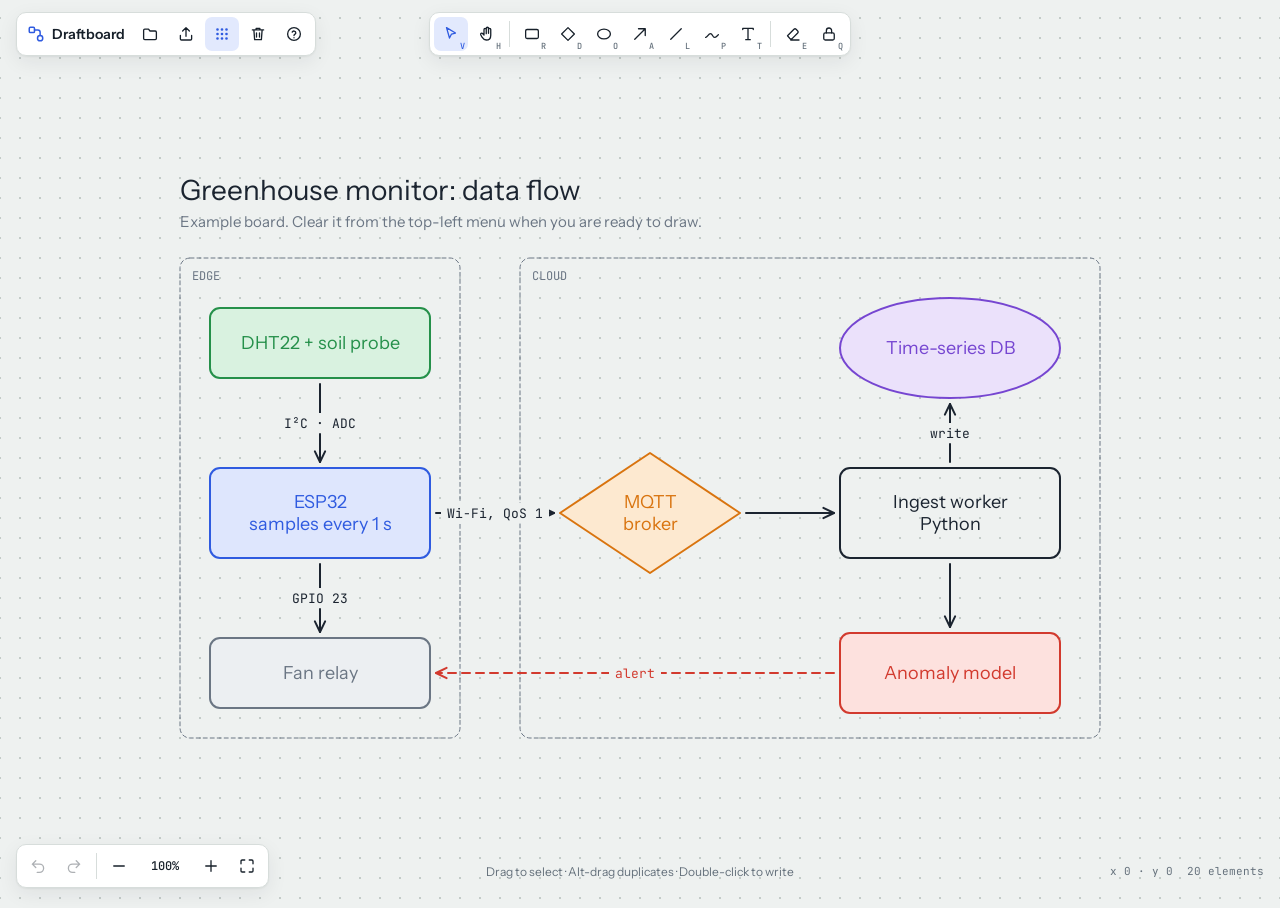
<file: draftboard/index.html>
<!doctype html>
<html lang="en">
<head>
<meta charset="utf-8">
<meta name="viewport" content="width=device-width, initial-scale=1, viewport-fit=cover">
</head>
<body>
<!-- artifact:start -->
<title>Draftboard</title>
<meta name="claude:viewport-fit-sides" content="cover">
<link rel="preconnect" href="https://fonts.googleapis.com">
<link rel="stylesheet" href="https://fonts.googleapis.com/css2?family=Instrument+Sans:wght@400;500;600&family=JetBrains+Mono:wght@400;500&family=Kalam&display=swap">
<style>
/* Layout: full-bleed drafting canvas; floating instrument bars pinned to the corners. */
:root {
  --bg: #eef1f0;        /* drafting paper, faint green-grey */
  --panel: #ffffff;
  --line: #d7dddb;
  --fg: #17202a;
  --muted: #65717c;
  --hover: #eef1f4;
  --accent: #2f5be0;    /* cobalt pencil */
  --accent-soft: #e2e9fd;
  --sel: #2f5be0;
  --grid: #c3cbc8;
  --shadow: 0 1px 2px rgba(23, 32, 42, .06), 0 6px 20px rgba(23, 32, 42, .07);
  --is-dark: 0;
  --ui: 'Instrument Sans', system-ui, -apple-system, 'Segoe UI', sans-serif;
  --mono: 'JetBrains Mono', ui-monospace, Menlo, Consolas, monospace;
  --gl: max(16px, env(safe-area-inset-left, 0px));
  --gr: max(16px, env(safe-area-inset-right, 0px));
  --gt: calc(12px + env(safe-area-inset-top, 0px));
  --gb: calc(12px + env(safe-area-inset-bottom, 0px));
}
@media (prefers-color-scheme: dark) {
  :root:not([data-theme="light"]) {
    --bg: #101418; --panel: #1a2027; --line: #2b333c; --fg: #e3e8ee; --muted: #8c97a3;
    --hover: #232a33; --accent: #7d9dff; --accent-soft: #1f2a48; --sel: #7d9dff; --grid: #2a333b;
    --shadow: 0 1px 2px rgba(0, 0, 0, .3), 0 6px 20px rgba(0, 0, 0, .35); --is-dark: 1; color-scheme: dark;
  }
}
:root[data-theme="dark"] {
  --bg: #101418; --panel: #1a2027; --line: #2b333c; --fg: #e3e8ee; --muted: #8c97a3;
  --hover: #232a33; --accent: #7d9dff; --accent-soft: #1f2a48; --sel: #7d9dff; --grid: #2a333b;
  --shadow: 0 1px 2px rgba(0, 0, 0, .3), 0 6px 20px rgba(0, 0, 0, .35); --is-dark: 1; color-scheme: dark;
}
[hidden] { display: none !important; }
html, body { height: 100%; overflow: hidden; }
body { background: var(--bg); color: var(--fg); font-family: var(--ui); font-size: 13px; -webkit-font-smoothing: antialiased; }
#app { position: fixed; inset: 0; padding-left: var(--gl); padding-right: var(--gr); }
#stage { position: absolute; inset: 0; touch-action: none; overflow: hidden; user-select: none; -webkit-user-select: none; }
#board { position: absolute; inset: 0; width: 100%; height: 100%; display: block; }
#editor {
  position: absolute; margin: 0; padding: 0; border: 0; outline: 0; resize: none; overflow: hidden;
  background: transparent; line-height: 1.25; white-space: pre; transform-origin: 0 0; caret-color: var(--accent);
}

.bar {
  position: absolute; display: flex; align-items: center; gap: 2px; padding: 4px;
  background: var(--panel); border: 1px solid var(--line); border-radius: 10px; box-shadow: var(--shadow);
}
.sep { width: 1px; align-self: stretch; margin: 4px 3px; background: var(--line); flex: none; }
.tb {
  position: relative; flex: none; display: grid; place-items: center; width: 34px; height: 34px;
  border: 0; border-radius: 7px; background: transparent; color: var(--fg); cursor: pointer; font: inherit;
}
.tb:hover { background: var(--hover); }
.tb.on { background: var(--accent-soft); color: var(--accent); }
.tb:focus-visible, .opt:focus-visible, .btn:focus-visible { outline: 2px solid var(--accent); outline-offset: 1px; }
.tb kbd { position: absolute; right: 3px; bottom: 1px; font: 500 8.5px/1 var(--mono); color: var(--muted); }
.tb.on kbd { color: var(--accent); }
.tb:disabled { opacity: .35; cursor: default; background: transparent; }

#brand { top: var(--gt); left: var(--gl); padding-left: 10px; }
#brand .name { font-weight: 600; font-size: 14px; letter-spacing: -.01em; margin-right: 6px; display: flex; align-items: center; gap: 7px; }
#brand .name svg { color: var(--accent); }
#tools { top: var(--gt); left: 50%; transform: translateX(-50%); max-width: calc(100% - var(--gl) - var(--gr)); overflow-x: auto; scrollbar-width: none; }
#tools::-webkit-scrollbar { display: none; }
#zoombar { bottom: var(--gb); left: var(--gl); }
#zoomPct { width: 54px; height: 34px; border: 0; background: transparent; color: var(--fg); font: 500 12px var(--mono); border-radius: 7px; cursor: pointer; font-variant-numeric: tabular-nums; }
#zoomPct:hover { background: var(--hover); }
#status {
  position: absolute; bottom: calc(var(--gb) + 10px); right: var(--gr); color: var(--muted);
  font: 400 11px var(--mono); font-variant-numeric: tabular-nums; pointer-events: none; display: flex; gap: 14px;
}
#hint {
  position: absolute; bottom: calc(var(--gb) + 9px); left: 50%; transform: translateX(-50%); color: var(--muted);
  font-size: 12px; pointer-events: none; white-space: nowrap; max-width: 46vw; overflow: hidden; text-overflow: ellipsis;
}

#panel {
  position: absolute; top: calc(var(--gt) + 58px); left: var(--gl); width: 216px; max-height: calc(100% - 150px);
  overflow-y: auto; flex-direction: column; align-items: stretch; gap: 12px; padding: 12px;
}
.grp { display: flex; flex-direction: column; gap: 6px; }
.grp > span { font-size: 10.5px; font-weight: 600; letter-spacing: .07em; text-transform: uppercase; color: var(--muted); }
.row { display: flex; flex-wrap: wrap; gap: 4px; }
.opt {
  flex: none; display: grid; place-items: center; min-width: 30px; height: 30px; padding: 0 6px;
  border: 1px solid var(--line); border-radius: 7px; background: var(--panel); color: var(--fg); cursor: pointer; font: inherit;
}
.opt:hover { background: var(--hover); }
.opt.on { border-color: var(--accent); background: var(--accent-soft); color: var(--accent); }
.sw { width: 24px; height: 24px; min-width: 0; padding: 0; border-radius: 50%; border: 2px solid transparent; box-shadow: 0 0 0 1px var(--line); }
.sw.on { border-color: var(--panel); box-shadow: 0 0 0 2px var(--accent); background: none; }
.sw i { display: block; width: 100%; height: 100%; border-radius: 50%; }
.sw.none i { background: linear-gradient(135deg, transparent 45%, var(--c-red) 45%, var(--c-red) 55%, transparent 55%), var(--panel); }

.modal { position: fixed; inset: 0; z-index: 20; display: grid; place-items: center; background: rgba(10, 14, 18, .42); padding: 16px; padding-left: var(--gl); padding-right: var(--gr); }
.sheet {
  width: min(560px, 100%); max-height: 100%; overflow: auto; background: var(--panel); color: var(--fg);
  border: 1px solid var(--line); border-radius: 14px; box-shadow: var(--shadow); padding: 20px; display: flex; flex-direction: column; gap: 14px;
}
.sheet header { display: flex; align-items: center; justify-content: space-between; }
.sheet h2 { margin: 0; font-size: 17px; font-weight: 600; letter-spacing: -.01em; }
.sheet p { margin: 0; color: var(--muted); line-height: 1.5; }
.preview {
  display: grid; place-items: center; min-height: 180px; max-height: 300px; overflow: auto; border-radius: 10px; border: 1px solid var(--line);
  background: repeating-conic-gradient(var(--hover) 0 25%, var(--panel) 0 50%) 0 0 / 16px 16px;
}
.preview img { max-width: 100%; max-height: 290px; display: block; }
.checks { display: flex; flex-wrap: wrap; gap: 8px 18px; align-items: center; }
.checks label { display: flex; gap: 6px; align-items: center; cursor: pointer; }
.actions { display: flex; flex-wrap: wrap; gap: 8px; }
.btn {
  border: 1px solid var(--line); background: var(--panel); color: var(--fg); border-radius: 8px; padding: 8px 12px;
  font: 500 13px var(--ui); cursor: pointer;
}
.btn:hover { background: var(--hover); }
.btn.primary { background: var(--accent); border-color: var(--accent); color: var(--panel); }
.keys { display: grid; grid-template-columns: repeat(auto-fill, minmax(220px, 1fr)); gap: 4px 20px; }
.keys div { display: flex; justify-content: space-between; gap: 12px; padding: 5px 0; border-bottom: 1px solid var(--line); }
.keys kbd { font: 500 11px var(--mono); color: var(--muted); white-space: nowrap; }

#toast {
  position: absolute; left: 50%; bottom: calc(var(--gb) + 56px); transform: translateX(-50%); z-index: 30;
  background: var(--fg); color: var(--bg); padding: 9px 14px; border-radius: 9px; box-shadow: var(--shadow);
  display: flex; gap: 12px; align-items: center; max-width: calc(100% - var(--gl) - var(--gr)); font-size: 13px;
}
#toast button { border: 0; background: none; color: var(--accent-soft); font: 600 13px var(--ui); cursor: pointer; padding: 0; }

@media (max-width: 860px) {
  #brand .name span, #hint { display: none; }
  #tools { top: calc(var(--gt) + 52px); left: var(--gl); right: var(--gr); transform: none; }
  #panel {
    top: auto; bottom: calc(var(--gb) + 54px); left: var(--gl); right: var(--gr); width: auto; max-height: 34%;
    flex-direction: row; flex-wrap: wrap; gap: 10px 16px;
  }
  #status { display: none; }
}
@media (prefers-reduced-motion: no-preference) {
  #toast { animation: rise .18s ease-out; }
  @keyframes rise { from { opacity: 0; transform: translate(-50%, 6px); } }
}
</style>

<div id="app">
  <div id="stage">
    <svg id="board" xmlns="http://www.w3.org/2000/svg"><g id="world"></g></svg>
    <textarea id="editor" hidden spellcheck="false" aria-label="Text"></textarea>
  </div>
  <div class="bar" id="brand">
    <div class="name">
      <svg viewBox="0 0 24 24" width="18" height="18" fill="none" stroke="currentColor" stroke-width="2" stroke-linecap="round" stroke-linejoin="round"><rect x="3" y="3" width="7" height="7" rx="1.5"/><circle cx="17.5" cy="17.5" r="3.5"/><path d="M10 6.5h4.5a3 3 0 0 1 3 3V14"/></svg>
      <span>Draftboard</span>
    </div>
    <button class="tb" id="bOpen" title="Open a board, Excalidraw file or image (Ctrl+O)" aria-label="Open"></button>
    <button class="tb" id="bExport" title="Export and save (Ctrl+E)" aria-label="Export"></button>
    <button class="tb" id="bGrid" title="Snap to grid (G)" aria-label="Snap to grid"></button>
    <button class="tb" id="bClear" title="Clear board" aria-label="Clear board"></button>
    <button class="tb" id="bHelp" title="Shortcuts (?)" aria-label="Shortcuts"></button>
  </div>
  <nav class="bar" id="tools" aria-label="Tools"></nav>
  <aside class="bar" id="panel" aria-label="Style" hidden></aside>
  <div class="bar" id="zoombar">
    <button class="tb" id="bUndo" title="Undo (Ctrl+Z)" aria-label="Undo"></button>
    <button class="tb" id="bRedo" title="Redo (Ctrl+Shift+Z)" aria-label="Redo"></button>
    <div class="sep"></div>
    <button class="tb" id="bZoomOut" title="Zoom out (Ctrl+−)" aria-label="Zoom out"></button>
    <button id="zoomPct" title="Reset to 100% (Ctrl+0)">100%</button>
    <button class="tb" id="bZoomIn" title="Zoom in (Ctrl+=)" aria-label="Zoom in"></button>
    <button class="tb" id="bFit" title="Fit board to screen (Shift+1)" aria-label="Fit to screen"></button>
  </div>
  <div id="hint"></div>
  <div id="status"><span id="coords">x 0 · y 0</span><span id="count"></span></div>
  <div id="toast" hidden></div>

  <div class="modal" id="exportModal" hidden>
    <div class="sheet" role="dialog" aria-labelledby="exTitle">
      <header><h2 id="exTitle">Export</h2><button class="tb" data-close aria-label="Close"></button></header>
      <div class="checks">
        <label><input type="checkbox" id="exSel"> Selection only</label>
        <label><input type="checkbox" id="exBg" checked> Background</label>
        <label><input type="checkbox" id="exDark"> Dark</label>
        <label>Scale <select id="exScale"><option value="1">1×</option><option value="2" selected>2×</option><option value="3">3×</option></select></label>
      </div>
      <div class="preview"><img id="exImg" alt="Export preview"></div>
      <p>To save the image, right-click or long-press the preview. Downloads are blocked when Draftboard runs inside a viewer, so copying is the reliable route.</p>
      <div class="actions">
        <button class="btn primary" id="exCopyPng">Copy PNG</button>
        <button class="btn" id="exCopySvg">Copy SVG</button>
        <button class="btn" id="exDlPng">Download PNG</button>
        <button class="btn" id="exDlSvg">Download SVG</button>
        <button class="btn" id="exDlJson">Save board file</button>
        <button class="btn" id="exCopyJson">Copy board JSON</button>
      </div>
    </div>
  </div>

  <div class="modal" id="helpModal" hidden>
    <div class="sheet" role="dialog" aria-labelledby="helpTitle">
      <header><h2 id="helpTitle">Shortcuts</h2><button class="tb" data-close aria-label="Close"></button></header>
      <div class="keys" id="keys"></div>
      <p>Drag an arrow from one shape to another and it stays attached when you move either shape. Double-click any shape or arrow to label it. Paste images, text, or copied Excalidraw shapes straight onto the board.</p>
    </div>
  </div>
  <input type="file" id="file" accept=".json,.draftboard,.excalidraw,image/*" hidden>
</div>

<script>
(() => {
'use strict';
const $ = s => document.querySelector(s);
const LH = 1.25, GRID = 20, GAP = 6, SKEY = 'draftboard:v1';
const FONTS = {
  sans: "'Instrument Sans', system-ui, -apple-system, 'Segoe UI', sans-serif",
  hand: "Kalam, 'Comic Sans MS', 'Chalkboard SE', cursive",
  mono: "'JetBrains Mono', ui-monospace, Menlo, Consolas, monospace",
};
const KEYS = ['ink', 'gray', 'red', 'orange', 'green', 'blue', 'violet'];
const PAL = {
  light: {
    s: { ink: '#1b2430', gray: '#6b7684', red: '#d23a2e', orange: '#d9740f', green: '#25904a', blue: '#2f5be0', violet: '#7646d1' },
    f: { ink: '#dde2e8', gray: '#eceff2', red: '#fde1de', orange: '#fde9d0', green: '#d9f2e0', blue: '#dee6fd', violet: '#ebe1fb' },
    bg: '#ffffff',
  },
  dark: {
    s: { ink: '#e6ebf2', gray: '#9aa5b3', red: '#ff7d72', orange: '#ffad55', green: '#62d486', blue: '#7d9dff', violet: '#b391ff' },
    f: { ink: '#2a323d', gray: '#232a33', red: '#4a2623', orange: '#46321c', green: '#1d3a28', blue: '#1f2c4f', violet: '#33264d' },
    bg: '#101418',
  },
};
// Ink palette as theme tokens, generated from PAL so the canvas and exports share one source.
(() => {
  const tok = m => KEYS.map(k => `--c-${k}:${PAL[m].s[k]};--f-${k}:${PAL[m].f[k]};`).join('');
  const st = document.createElement('style');
  st.textContent = `:root{${tok('light')}}
@media (prefers-color-scheme: dark){:root:not([data-theme="light"]){${tok('dark')}}}
:root[data-theme="dark"]{${tok('dark')}}`;
  document.head.appendChild(st);
})();

const PROPS = {
  rect: ['stroke', 'fill', 'sw', 'dash', 'round', 'font', 'fs'],
  ellipse: ['stroke', 'fill', 'sw', 'dash', 'font', 'fs'],
  diamond: ['stroke', 'fill', 'sw', 'dash', 'font', 'fs'],
  conn: ['stroke', 'sw', 'dash', 'route', 'h0', 'h1', 'font', 'fs'],
  pen: ['stroke', 'sw'],
  text: ['stroke', 'font', 'fs'],
  image: [],
};
const TOOL_TYPE = { rect: 'rect', ellipse: 'ellipse', diamond: 'diamond', arrow: 'conn', line: 'conn', pen: 'pen', text: 'text' };

// ---------- state ----------
let els = [], idx = new Map(), sel = new Set();
let cam = { x: 0, y: 0, z: 1 };
let tool = 'select', lock = false, gridOn = true, editing = null, spaceDown = false;
let g = null, lastDown = null, internalClip = null, lastPointer = null;
const style = { stroke: 'ink', fill: 'none', sw: 2, dash: 'solid', round: true, font: 'sans', fs: 20, route: 'straight', h0: 'none', h1: 'arrow' };
const ptsCache = new WeakMap(), labelCache = new WeakMap();
let undoStack = [], redoStack = [], lastSaved = '[]';

const uid = () => Math.random().toString(36).slice(2, 10);
const byId = id => idx.get(id);
const reindex = () => { idx = new Map(els.map(e => [e.id, e])); };
const snap = v => Math.round(v / GRID) * GRID;
const clamp = (v, a, b) => Math.max(a, Math.min(b, v));
const esc = s => String(s).replace(/&/g, '&amp;').replace(/</g, '&lt;').replace(/>/g, '&gt;').replace(/"/g, '&quot;');
const r2 = v => Math.round(v * 100) / 100;
const isBox = e => e && (e.type === 'rect' || e.type === 'ellipse' || e.type === 'diamond');
const bindable = e => e && e.type !== 'conn' && e.type !== 'pen';
const resizable = e => e && e.type !== 'conn';

// ---------- text measuring ----------
const mctx = document.createElement('canvas').getContext('2d');
const fontOf = e => `${e.fs}px ${FONTS[e.font] || FONTS.sans}`;
function textW(str, e) { mctx.font = fontOf(e); return mctx.measureText(str).width; }
function fitText(e) {
  const lines = (e.text || ' ').split('\n');
  e.w = Math.max(8, ...lines.map(l => textW(l, e))) + 2;
  e.h = lines.length * e.fs * LH;
}
function wrap(text, e, maxW) {
  const out = [];
  for (const para of String(text).split('\n')) {
    const words = para.split(' ');
    let line = '';
    for (const w of words) {
      const t = line ? line + ' ' + w : w;
      if (line && textW(t, e) > maxW) { out.push(line); line = w; } else line = t;
    }
    out.push(line);
  }
  return out;
}
const labelW = e => Math.max(20, e.type === 'diamond' ? e.w * 0.62 : e.type === 'ellipse' ? e.w * 0.76 : e.w - 16);

// ---------- geometry ----------
const center = e => ({ x: e.x + e.w / 2, y: e.y + e.h / 2 });
function ptsBox(ps) {
  let x0 = Infinity, y0 = Infinity, x1 = -Infinity, y1 = -Infinity;
  for (const p of ps) { x0 = Math.min(x0, p.x); y0 = Math.min(y0, p.y); x1 = Math.max(x1, p.x); y1 = Math.max(y1, p.y); }
  return { x: x0, y: y0, w: x1 - x0, h: y1 - y0 };
}
function bbox(e) {
  if (e.type === 'conn') {
    const b = ptsBox(ptsOf(e)), l = labelCache.get(e);
    return l ? unionBoxes([b, l]) : b;
  }
  if (e.type === 'pen') return ptsBox(e.pts);
  return { x: e.x, y: e.y, w: e.w, h: e.h };
}
function unionBoxes(bs) {
  if (!bs.length) return null;
  return ptsBox(bs.flatMap(b => [{ x: b.x, y: b.y }, { x: b.x + b.w, y: b.y + b.h }]));
}
function edgePoint(e, to, gap) {
  const c = center(e), dx = to.x - c.x, dy = to.y - c.y;
  if (!dx && !dy) return c;
  const hw = e.w / 2, hh = e.h / 2, ax = Math.abs(dx), ay = Math.abs(dy);
  let t;
  if (e.type === 'ellipse') t = 1 / Math.sqrt((dx / hw) ** 2 + (dy / hh) ** 2);
  else if (e.type === 'diamond') t = 1 / (ax / hw + ay / hh);
  else t = Math.min(ax ? hw / ax : Infinity, ay ? hh / ay : Infinity);
  const len = Math.hypot(dx, dy);
  return { x: c.x + dx * t + (dx / len) * gap, y: c.y + dy * t + (dy / len) * gap };
}
function connPts(c) {
  const A = c.a && byId(c.a), B = c.b && byId(c.b);
  let p1 = { x: c.x1, y: c.y1 }, p2 = { x: c.x2, y: c.y2 }, pts;
  if (c.route === 'elbow') {
    const s0 = A ? center(A) : p1, e0 = B ? center(B) : p2;
    const dx = e0.x - s0.x, dy = e0.y - s0.y;
    if (Math.abs(dx) >= Math.abs(dy)) {
      if (A) p1 = { x: dx >= 0 ? A.x + A.w + GAP : A.x - GAP, y: s0.y };
      if (B) p2 = { x: dx >= 0 ? B.x - GAP : B.x + B.w + GAP, y: e0.y };
      const mx = (p1.x + p2.x) / 2;
      pts = [p1, { x: mx, y: p1.y }, { x: mx, y: p2.y }, p2];
    } else {
      if (A) p1 = { x: s0.x, y: dy >= 0 ? A.y + A.h + GAP : A.y - GAP };
      if (B) p2 = { x: e0.x, y: dy >= 0 ? B.y - GAP : B.y + B.h + GAP };
      const my = (p1.y + p2.y) / 2;
      pts = [p1, { x: p1.x, y: my }, { x: p2.x, y: my }, p2];
    }
    if (Math.abs(p1.x - p2.x) < 0.5 || Math.abs(p1.y - p2.y) < 0.5) pts = [p1, p2];
  } else {
    const t1 = B ? center(B) : p2, t0 = A ? center(A) : p1;
    if (A) p1 = edgePoint(A, t1, GAP);
    if (B) p2 = edgePoint(B, t0, GAP);
    pts = [p1, p2];
  }
  c.x1 = r2(p1.x); c.y1 = r2(p1.y); c.x2 = r2(p2.x); c.y2 = r2(p2.y);
  ptsCache.set(c, pts);
  return pts;
}
const ptsOf = c => ptsCache.get(c) || connPts(c);
function midOf(pts) {
  let total = 0;
  for (let i = 1; i < pts.length; i++) total += Math.hypot(pts[i].x - pts[i - 1].x, pts[i].y - pts[i - 1].y);
  let half = total / 2;
  for (let i = 1; i < pts.length; i++) {
    const a = pts[i - 1], b = pts[i], l = Math.hypot(b.x - a.x, b.y - a.y);
    if (l >= half && l > 0) return { x: a.x + (b.x - a.x) * half / l, y: a.y + (b.y - a.y) * half / l };
    half -= l;
  }
  return pts[0];
}
function resolveAll() {
  reindex();
  for (const e of els) if (e.type === 'conn') {
    const pts = connPts(e);
    if (e.text) {
      const lines = e.text.split('\n'), m = midOf(pts), w = Math.max(...lines.map(l => textW(l, e))) + 12, h = lines.length * e.fs * LH + 4;
      labelCache.set(e, { x: m.x - w / 2, y: m.y - h / 2, w, h });
    } else labelCache.delete(e);
  }
}
function distSeg(p, a, b) {
  const dx = b.x - a.x, dy = b.y - a.y, l2 = dx * dx + dy * dy;
  let t = l2 ? ((p.x - a.x) * dx + (p.y - a.y) * dy) / l2 : 0;
  t = clamp(t, 0, 1);
  return Math.hypot(p.x - a.x - t * dx, p.y - a.y - t * dy);
}
function distPoly(p, pts) {
  if (pts.length === 1) return Math.hypot(p.x - pts[0].x, p.y - pts[0].y);
  let d = Infinity;
  for (let i = 1; i < pts.length; i++) d = Math.min(d, distSeg(p, pts[i - 1], pts[i]));
  return d;
}
const inRect = (b, p, d = 0) => p.x >= b.x - d && p.x <= b.x + b.w + d && p.y >= b.y - d && p.y <= b.y + b.h + d;
function inShape(e, p, d) {
  const hw = e.w / 2 + d, hh = e.h / 2 + d;
  if (hw <= 0 || hh <= 0) return false;
  const dx = Math.abs(p.x - e.x - e.w / 2), dy = Math.abs(p.y - e.y - e.h / 2);
  if (e.type === 'ellipse') return (dx / hw) ** 2 + (dy / hh) ** 2 <= 1;
  if (e.type === 'diamond') return dx / hw + dy / hh <= 1;
  return dx <= hw && dy <= hh;
}
function hit(e, p, tol, strict) {
  switch (e.type) {
    case 'rect': case 'ellipse': case 'diamond':
      if (!inShape(e, p, tol + e.sw / 2)) return false;
      if (!strict || e.fill !== 'none' || e.text) return true;
      return !inShape(e, p, -tol - e.sw / 2);
    case 'text': case 'image': return inRect(e, p, tol);
    case 'pen': return distPoly(p, e.pts) <= tol + e.sw / 2;
    case 'conn': {
      const l = labelCache.get(e);
      return distPoly(p, ptsOf(e)) <= tol + e.sw / 2 || (l && inRect(l, p));
    }
  }
  return false;
}
function topHit(p) {
  const tol = 6 / cam.z;
  for (let i = els.length - 1; i >= 0; i--) if (hit(els[i], p, tol, true)) return els[i];
  for (let i = els.length - 1; i >= 0; i--) if (hit(els[i], p, tol, false)) return els[i];
  return null;
}
function topBindable(p, exclude) {
  const tol = 4 / cam.z;
  for (let i = els.length - 1; i >= 0; i--) {
    const e = els[i];
    if (!bindable(e) || e.id === exclude) continue;
    if (isBox(e) ? inShape(e, p, tol) : inRect(e, p, tol)) return e;
  }
  return null;
}
const toWorld = s => ({ x: (s.x - cam.x) / cam.z, y: (s.y - cam.y) / cam.z });
const toScreen = p => ({ x: p.x * cam.z + cam.x, y: p.y * cam.z + cam.y });

// ---------- rendering ----------
const world = $('#world'), stage = $('#stage'), ed = $('#editor');
const live = { s: k => `var(--c-${k})`, f: k => `var(--f-${k})`, bg: 'var(--bg)' };
function dashAttr(e) {
  if (e.dash === 'dashed') return ` stroke-dasharray="${e.sw * 4} ${e.sw * 3}"`;
  if (e.dash === 'dotted') return ` stroke-dasharray="0 ${e.sw * 2.6}"`;
  return '';
}
function polyD(pts) { return pts.map((p, i) => `${i ? 'L' : 'M'}${r2(p.x)} ${r2(p.y)}`).join(''); }
function smoothD(pts) {
  if (pts.length < 3) return polyD(pts.length === 1 ? [pts[0], { x: pts[0].x + 0.1, y: pts[0].y }] : pts);
  let d = `M${r2(pts[0].x)} ${r2(pts[0].y)}`;
  for (let i = 1; i < pts.length - 1; i++) {
    const a = pts[i], b = pts[i + 1];
    d += `Q${r2(a.x)} ${r2(a.y)} ${r2((a.x + b.x) / 2)} ${r2((a.y + b.y) / 2)}`;
  }
  const l = pts[pts.length - 1];
  return d + `L${r2(l.x)} ${r2(l.y)}`;
}
function headSvg(tip, from, kind, e, col) {
  if (!kind || kind === 'none') return '';
  let ux = tip.x - from.x, uy = tip.y - from.y;
  const len = Math.hypot(ux, uy) || 1; ux /= len; uy /= len;
  const size = 7 + e.sw * 2.4, st = col.s(e.stroke);
  const rot = (a) => ({ x: tip.x - size * (ux * Math.cos(a) - uy * Math.sin(a)), y: tip.y - size * (uy * Math.cos(a) + ux * Math.sin(a)) });
  const L = rot(0.45), R = rot(-0.45);
  if (kind === 'arrow') return `<path d="M${r2(L.x)} ${r2(L.y)}L${r2(tip.x)} ${r2(tip.y)}L${r2(R.x)} ${r2(R.y)}" fill="none" stroke="${st}" stroke-width="${e.sw}" stroke-linecap="round" stroke-linejoin="round"/>`;
  if (kind === 'triangle') return `<path d="M${r2(L.x)} ${r2(L.y)}L${r2(tip.x)} ${r2(tip.y)}L${r2(R.x)} ${r2(R.y)}Z" fill="${st}" stroke="${st}" stroke-width="${e.sw}" stroke-linejoin="round"/>`;
  if (kind === 'dot') return `<circle cx="${r2(tip.x - ux * (2 + e.sw))}" cy="${r2(tip.y - uy * (2 + e.sw))}" r="${2 + e.sw}" fill="${st}"/>`;
  if (kind === 'bar') { const h = size * 0.6; return `<path d="M${r2(tip.x - uy * h)} ${r2(tip.y + ux * h)}L${r2(tip.x + uy * h)} ${r2(tip.y - ux * h)}" stroke="${st}" stroke-width="${e.sw}" stroke-linecap="round"/>`; }
  return '';
}
function textLines(lines, x, yTop, e, col, anchor) {
  const lh = e.fs * LH;
  const spans = lines.map((l, i) => `<tspan x="${r2(x)}" y="${r2(yTop + (i + 0.5) * lh)}">${esc(l) || ' '}</tspan>`).join('');
  return `<text font-family="${esc(FONTS[e.font] || FONTS.sans)}" font-size="${e.fs}" fill="${col.s(e.stroke)}" text-anchor="${anchor}" dominant-baseline="central" style="white-space:pre">${spans}</text>`;
}
function renderEl(e, col, skipText) {
  const st = col.s(e.stroke), fl = !e.fill || e.fill === 'none' ? 'none' : col.f(e.fill);
  const common = `stroke="${st}" stroke-width="${e.sw}"${dashAttr(e)} stroke-linejoin="round" stroke-linecap="round"`;
  let o = '';
  switch (e.type) {
    case 'rect': {
      const rx = e.round ? Math.min(10, e.w / 4, e.h / 4) : 0;
      o = `<rect x="${r2(e.x)}" y="${r2(e.y)}" width="${r2(e.w)}" height="${r2(e.h)}" rx="${r2(rx)}" fill="${fl}" ${common}/>`;
      break;
    }
    case 'ellipse':
      o = `<ellipse cx="${r2(e.x + e.w / 2)}" cy="${r2(e.y + e.h / 2)}" rx="${r2(e.w / 2)}" ry="${r2(e.h / 2)}" fill="${fl}" ${common}/>`;
      break;
    case 'diamond': {
      const cx = e.x + e.w / 2, cy = e.y + e.h / 2;
      o = `<path d="M${r2(cx)} ${r2(e.y)}L${r2(e.x + e.w)} ${r2(cy)}L${r2(cx)} ${r2(e.y + e.h)}L${r2(e.x)} ${r2(cy)}Z" fill="${fl}" ${common}/>`;
      break;
    }
    case 'pen':
      o = `<path d="${smoothD(e.pts)}" fill="none" ${common}/>`;
      break;
    case 'image':
      o = `<image href="${esc(e.src)}" x="${r2(e.x)}" y="${r2(e.y)}" width="${r2(e.w)}" height="${r2(e.h)}" preserveAspectRatio="none"/>`;
      break;
    case 'text':
      if (!skipText) o = textLines((e.text || '').split('\n'), e.x, e.y, e, col, 'start');
      break;
    case 'conn': {
      const pts = ptsOf(e);
      o = `<path d="${polyD(pts)}" fill="none" ${common}/>`;
      o += headSvg(pts[pts.length - 1], pts[pts.length - 2], e.h1, e, col);
      o += headSvg(pts[0], pts[1], e.h0, e, col);
      const l = labelCache.get(e);
      if (l && !skipText) {
        o += `<rect x="${r2(l.x)}" y="${r2(l.y)}" width="${r2(l.w)}" height="${r2(l.h)}" rx="4" fill="${col.bg}"/>`;
        o += textLines(e.text.split('\n'), l.x + l.w / 2, l.y + 2, e, col, 'middle');
      }
      break;
    }
  }
  if (isBox(e) && e.text && !skipText) {
    const lines = wrap(e.text, e, labelW(e)), h = lines.length * e.fs * LH;
    o += textLines(lines, e.x + e.w / 2, e.y + e.h / 2 - h / 2, e, col, 'middle');
  }
  return o;
}
const HANDLES = ['nw', 'n', 'ne', 'e', 'se', 's', 'sw', 'w'];
const HCURSOR = { nw: 'nwse-resize', se: 'nwse-resize', ne: 'nesw-resize', sw: 'nesw-resize', n: 'ns-resize', s: 'ns-resize', e: 'ew-resize', w: 'ew-resize' };
function padBox(b, d) { return { x: b.x - d, y: b.y - d, w: b.w + 2 * d, h: b.h + 2 * d }; }
function handlePos(b, h) {
  const x = h.includes('w') ? b.x : h.includes('e') ? b.x + b.w : b.x + b.w / 2;
  const y = h.includes('n') ? b.y : h.includes('s') ? b.y + b.h : b.y + b.h / 2;
  return { x, y };
}
function handleAt(e, s) {
  const b = padBox(bbox(e), 4 / cam.z);
  for (const h of HANDLES) {
    const q = toScreen(handlePos(b, h));
    if (Math.abs(q.x - s.x) <= 7 && Math.abs(q.y - s.y) <= 7) return h;
  }
  return null;
}
function overlay() {
  const z = cam.z, ids = [...sel].filter(byId);
  const line = 'fill="none" stroke="var(--sel)" stroke-width="1" vector-effect="non-scaling-stroke"';
  const rect = (b, extra = '') => `<rect x="${r2(b.x)}" y="${r2(b.y)}" width="${r2(b.w)}" height="${r2(b.h)}" ${line} ${extra}/>`;
  let o = '';
  if (ids.length === 1) {
    const e = byId(ids[0]);
    if (e.type === 'conn') {
      const pts = ptsOf(e);
      [[pts[0], e.a], [pts[pts.length - 1], e.b]].forEach(([p, bound]) => {
        o += `<circle cx="${r2(p.x)}" cy="${r2(p.y)}" r="${5 / z}" fill="${bound ? 'var(--sel)' : 'var(--panel)'}" stroke="var(--sel)" stroke-width="1.5" vector-effect="non-scaling-stroke"/>`;
      });
    } else {
      const b = padBox(bbox(e), 4 / z);
      o += rect(b);
      if (!editing) for (const h of HANDLES) {
        const p = handlePos(b, h), s = 8 / z;
        o += `<rect x="${r2(p.x - s / 2)}" y="${r2(p.y - s / 2)}" width="${r2(s)}" height="${r2(s)}" rx="${1.5 / z}" fill="var(--panel)" stroke="var(--sel)" stroke-width="1.25" vector-effect="non-scaling-stroke"/>`;
      }
    }
  } else if (ids.length > 1) {
    const bs = ids.map(id => bbox(byId(id)));
    for (const b of bs) o += rect(padBox(b, 2 / z), 'opacity=".45"');
    o += rect(padBox(unionBoxes(bs), 6 / z), `stroke-dasharray="${5} ${4}"`);
  }
  if (g && g.k === 'marquee') {
    const b = ptsBox([g.p0, g.p1]);
    o += `<rect x="${r2(b.x)}" y="${r2(b.y)}" width="${r2(b.w)}" height="${r2(b.h)}" fill="var(--sel)" fill-opacity=".08" stroke="var(--sel)" stroke-width="1" vector-effect="non-scaling-stroke"/>`;
  }
  for (const t of [g && g.target, g && g.startTarget]) if (t) {
    const b = padBox(bbox(t), 5 / z);
    o += `<rect x="${r2(b.x)}" y="${r2(b.y)}" width="${r2(b.w)}" height="${r2(b.h)}" rx="${6 / z}" fill="var(--sel)" fill-opacity=".06" stroke="var(--sel)" stroke-width="2" vector-effect="non-scaling-stroke"/>`;
  }
  return o;
}
let rafPending = false;
function render() {
  if (rafPending) return;
  rafPending = true;
  requestAnimationFrame(draw);
}
function draw() {
  rafPending = false;
  resolveAll();
  world.setAttribute('transform', `translate(${r2(cam.x)} ${r2(cam.y)}) scale(${cam.z})`);
  const erasing = g && g.k === 'erase' ? g.marks : null;
  let o = '';
  for (const e of els) {
    const s = renderEl(e, live, editing === e);
    o += erasing && erasing.has(e.id) ? `<g opacity=".25">${s}</g>` : s;
  }
  world.innerHTML = o + overlay();
  const gs = GRID * cam.z * (GRID * cam.z < 10 ? 5 : 1);
  stage.style.backgroundImage = gridOn ? 'radial-gradient(circle, var(--grid) 1px, transparent 1.3px)' : 'none';
  stage.style.backgroundSize = `${gs}px ${gs}px`;
  stage.style.backgroundPosition = `${cam.x - gs / 2}px ${cam.y - gs / 2}px`;
  $('#zoomPct').textContent = Math.round(cam.z * 100) + '%';
  $('#count').textContent = els.length === 1 ? '1 element' : `${els.length} elements`;
  $('#bUndo').disabled = !undoStack.length;
  $('#bRedo').disabled = !redoStack.length;
  $('#bGrid').classList.toggle('on', gridOn);
  if (editing) placeEditor();
  syncPanel();
}

// ---------- history & persistence ----------
const serialize = () => JSON.stringify(els);
function commit() {
  resolveAll();
  const s = serialize();
  if (s !== lastSaved) {
    undoStack.push(lastSaved);
    if (undoStack.length > 200) undoStack.shift();
    redoStack = [];
    lastSaved = s;
  }
  persist();
  render();
}
function restore(s) {
  els = JSON.parse(s); lastSaved = s; reindex();
  sel = new Set([...sel].filter(byId));
  persist(); render();
}
function undo() { if (editing) finishEdit(); if (!undoStack.length) return; redoStack.push(lastSaved); restore(undoStack.pop()); }
function redo() { if (!redoStack.length) return; undoStack.push(lastSaved); restore(redoStack.pop()); }
let saveT = 0, warnedSize = false;
function persist() {
  clearTimeout(saveT);
  saveT = setTimeout(() => {
    try { localStorage.setItem(SKEY, JSON.stringify({ v: 1, els, cam, grid: gridOn })); }
    catch (err) {
      if (!warnedSize && err && err.name === 'QuotaExceededError') {
        warnedSize = true;
        toast('This board is too large to autosave in the browser. Use Export → Save board file to keep it.');
      }
    }
  }, 300);
}

// ---------- element helpers ----------
function newEl(type, extra) {
  return Object.assign({ id: uid(), type, stroke: style.stroke, fill: style.fill, sw: style.sw, dash: style.dash, round: style.round, font: style.font, fs: style.fs, text: '' }, extra);
}
function moveEl(e, dx, dy) {
  if (e.type === 'conn') { e.x1 += dx; e.y1 += dy; e.x2 += dx; e.y2 += dy; }
  else if (e.type === 'pen') e.pts = e.pts.map(p => ({ x: p.x + dx, y: p.y + dy }));
  else { e.x += dx; e.y += dy; }
}
function removeEls(ids) {
  const gone = new Set(ids);
  els = els.filter(e => !gone.has(e.id));
  for (const e of els) if (e.type === 'conn') { if (gone.has(e.a)) e.a = null; if (gone.has(e.b)) e.b = null; }
  for (const id of gone) sel.delete(id);
  reindex();
}
function groupOf(e) { return e.g ? els.filter(x => x.g === e.g).map(x => x.id) : [e.id]; }
function selected() { return [...sel].map(byId).filter(Boolean); }
function cloneEls(list, dx, dy) {
  const map = new Map(list.map(e => [e.id, uid()])), gmap = new Map();
  const out = list.map(src => {
    const e = JSON.parse(JSON.stringify(src));
    e.id = map.get(src.id);
    if (e.g) { if (!gmap.has(e.g)) gmap.set(e.g, uid()); e.g = gmap.get(e.g); }
    if (e.type === 'conn') { e.a = map.get(e.a) || null; e.b = map.get(e.b) || null; }
    moveEl(e, dx, dy);
    return e;
  });
  return out;
}
function insertEls(list) {
  els.push(...list); reindex();
  sel = new Set(list.map(e => e.id));
  setTool('select');
  commit();
}

// ---------- text editing ----------
function editText(e) {
  if (editing) finishEdit();
  editing = e;
  sel = new Set([e.id]);
  ed.value = e.text || '';
  ed.hidden = false;
  placeEditor();
  render();
  requestAnimationFrame(() => { ed.focus(); ed.setSelectionRange(ed.value.length, ed.value.length); });
}
function placeEditor() {
  const e = editing, z = cam.z, lh = e.fs * LH;
  Object.assign(ed.style, { fontFamily: FONTS[e.font] || FONTS.sans, fontSize: e.fs * z + 'px', color: `var(--c-${e.stroke})` });
  let left, top, width, height, align = 'center', ws = 'pre';
  if (e.type === 'text') {
    e.text = ed.value; fitText(e);
    const s = toScreen(e);
    left = s.x; top = s.y; width = (e.w + e.fs) * z; height = e.h * z; align = 'left';
  } else if (e.type === 'conn') {
    const m = toScreen(midOf(ptsOf(e))), lines = ed.value.split('\n');
    width = (Math.max(40, ...lines.map(l => textW(l, e))) + e.fs) * z; height = lines.length * lh * z;
    left = m.x - width / 2; top = m.y - height / 2;
  } else {
    const c = toScreen(center(e)), mw = labelW(e), lines = wrap(ed.value, e, mw);
    width = mw * z; height = lines.length * lh * z; ws = 'pre-wrap';
    left = c.x - width / 2; top = c.y - height / 2;
  }
  Object.assign(ed.style, { left: left + 'px', top: top + 'px', width: width + 'px', height: height + 'px', textAlign: align, whiteSpace: ws });
}
function finishEdit() {
  if (!editing) return;
  const e = editing;
  editing = null;
  ed.hidden = true;
  e.text = ed.value.replace(/\s+$/, '');
  if (e.type === 'text') { if (!e.text.trim()) removeEls([e.id]); else fitText(e); }
  commit();
}
ed.addEventListener('input', () => { if (!editing) return; editing.text = ed.value; placeEditor(); render(); });
ed.addEventListener('keydown', ev => {
  ev.stopPropagation();
  if (ev.key === 'Escape' || (ev.key === 'Enter' && (ev.metaKey || ev.ctrlKey))) { ev.preventDefault(); finishEdit(); }
});
ed.addEventListener('blur', () => finishEdit());

// ---------- pointer interaction ----------
const pointers = new Map();
function stagePt(ev) { const r = stage.getBoundingClientRect(); return { x: ev.clientX - r.left, y: ev.clientY - r.top }; }
function snapP(p, ev) { return gridOn && !ev.altKey ? { x: snap(p.x), y: snap(p.y) } : p; }
function setCursor(c) { stage.style.cursor = c; }

stage.addEventListener('pointerdown', ev => {
  if (ev.target === ed) return;
  ev.preventDefault();
  stage.setPointerCapture(ev.pointerId);
  const s = stagePt(ev);
  pointers.set(ev.pointerId, s);
  if (pointers.size === 2) { cancelGesture(); startPinch(); return; }
  if (pointers.size > 2) return;
  if (editing) { finishEdit(); return; }
  const p = toWorld(s);
  if (ev.button === 1 || spaceDown || tool === 'hand') { g = { k: 'pan', s0: s, cam0: { ...cam } }; setCursor('grabbing'); return; }
  if (ev.button !== 0) return;
  if (tool === 'select') {
    const now = performance.now();
    if (lastDown && now - lastDown.t < 350 && Math.hypot(s.x - lastDown.x, s.y - lastDown.y) < 8) { lastDown = null; onDouble(p); return; }
    lastDown = { t: now, x: s.x, y: s.y };
  }
  ({ select: downSelect, hand: null, rect: downBox, ellipse: downBox, diamond: downBox, arrow: downConn, line: downConn, pen: downPen, text: downText, eraser: downErase })[tool](p, ev, s);
  render();
});
function downSelect(p, ev, s) {
  const one = sel.size === 1 && byId([...sel][0]);
  if (one && one.type === 'conn') {
    const pts = ptsOf(one);
    for (const [which, q] of [[1, pts[pts.length - 1]], [0, pts[0]]]) {
      const qs = toScreen(q);
      if (Math.hypot(qs.x - s.x, qs.y - s.y) <= 9) { g = { k: 'end', e: one, which, s0: s }; return; }
    }
  } else if (resizable(one)) {
    const h = handleAt(one, s);
    if (h) { g = { k: 'resize', e: one, h, b0: bbox(one), o: JSON.parse(JSON.stringify(one)) }; return; }
  }
  const e = topHit(p);
  if (e) {
    const grp = groupOf(e);
    if (ev.shiftKey) { const has = sel.has(e.id); grp.forEach(id => has ? sel.delete(id) : sel.add(id)); }
    else if (!sel.has(e.id)) sel = new Set(grp);
    if (sel.size) { startMove(p, s, ev.altKey); g.pick = ev.shiftKey ? null : grp; }
    return;
  }
  if (!ev.shiftKey) sel.clear();
  g = { k: 'marquee', p0: p, p1: p, base: new Set(sel) };
}
function startMove(p, s, dup) {
  if (dup) {
    const copies = cloneEls(selected(), 0, 0);
    els.push(...copies); reindex();
    sel = new Set(copies.map(e => e.id));
  }
  const items = selected();
  g = {
    k: 'move', p0: p, s0: s, moved: false, b0: unionBoxes(items.map(bbox)),
    orig: new Map(items.map(e => [e.id, e.type === 'conn' ? { x1: e.x1, y1: e.y1, x2: e.x2, y2: e.y2 } : e.type === 'pen' ? { pts: e.pts } : { x: e.x, y: e.y }])),
  };
}
function downBox(p, ev) {
  const q = snapP(p, ev);
  const e = newEl(tool, { x: q.x, y: q.y, w: 0, h: 0 });
  els.push(e); reindex();
  sel = new Set([e.id]);
  g = { k: 'box', e, p0: q };
}
function downConn(p, ev, s) {
  const t = topBindable(p);
  const q = t ? p : snapP(p, ev);
  const e = newEl('conn', {
    x1: q.x, y1: q.y, x2: q.x, y2: q.y, a: t ? t.id : null, b: null, route: style.route,
    h0: tool === 'line' ? 'none' : style.h0, h1: tool === 'line' ? 'none' : style.h1,
  });
  delete e.fill; delete e.round;
  els.push(e); reindex();
  sel = new Set([e.id]);
  g = { k: 'conn', e, s0: s, p0: q, startTarget: t };
}
function downPen(p) {
  const e = newEl('pen', { pts: [p] });
  delete e.fill; delete e.round; delete e.font; delete e.fs; delete e.text;
  els.push(e); reindex();
  g = { k: 'pen', e };
}
function downText(p) {
  const t = topHit(p);
  if (!lock) setTool('select');
  if (t && (isBox(t) || t.type === 'conn' || t.type === 'text')) editText(t);
  else createText(p);
}
function createText(p) {
  const e = newEl('text', { x: p.x, y: p.y - style.fs * LH / 2, w: 10, h: style.fs * LH });
  delete e.fill; delete e.round;
  els.push(e); reindex();
  editText(e);
}
function downErase(p) { g = { k: 'erase', marks: new Set() }; eraseAt(p); }
function eraseAt(p) {
  const e = topHit(p);
  if (e) groupOf(e).forEach(id => g.marks.add(id));
}
function onDouble(p) {
  const e = topHit(p);
  if (e && (isBox(e) || e.type === 'conn' || e.type === 'text')) editText(e);
  else if (!e) createText(gridOn ? { x: snap(p.x), y: p.y } : p);
}
function startPinch() {
  const [a, b] = [...pointers.values()];
  g = { k: 'pinch', d0: Math.hypot(a.x - b.x, a.y - b.y) || 1, m0: { x: (a.x + b.x) / 2, y: (a.y + b.y) / 2 }, cam0: { ...cam } };
}
function cancelGesture() {
  if (!g) return;
  if (g.k === 'box' || g.k === 'conn' || g.k === 'pen') removeEls([g.e.id]);
  if (g.k === 'move') for (const [id, o] of g.orig) Object.assign(byId(id) || {}, o);
  g = null;
}

stage.addEventListener('pointermove', ev => {
  const s = stagePt(ev);
  if (pointers.has(ev.pointerId)) pointers.set(ev.pointerId, s);
  const p = toWorld(s);
  lastPointer = s;
  $('#coords').textContent = `x ${Math.round(p.x)} · y ${Math.round(p.y)}`;
  if (!g) { hoverCursor(p, s); return; }
  switch (g.k) {
    case 'pinch': {
      const [a, b] = [...pointers.values()];
      if (!a || !b) return;
      const d = Math.hypot(a.x - b.x, a.y - b.y), m = { x: (a.x + b.x) / 2, y: (a.y + b.y) / 2 };
      const z = clamp(g.cam0.z * d / g.d0, 0.1, 8), w = { x: (g.m0.x - g.cam0.x) / g.cam0.z, y: (g.m0.y - g.cam0.y) / g.cam0.z };
      cam = { x: m.x - w.x * z, y: m.y - w.y * z, z };
      break;
    }
    case 'pan': cam.x = g.cam0.x + s.x - g.s0.x; cam.y = g.cam0.y + s.y - g.s0.y; break;
    case 'marquee': {
      g.p1 = p;
      const b = ptsBox([g.p0, p]), next = new Set(g.base);
      for (const e of els) {
        const eb = bbox(e);
        if (eb.x >= b.x && eb.y >= b.y && eb.x + eb.w <= b.x + b.w && eb.y + eb.h <= b.y + b.h) groupOf(e).forEach(id => next.add(id));
      }
      sel = next;
      break;
    }
    case 'move': {
      if (!g.moved) {
        if (Math.hypot(s.x - g.s0.x, s.y - g.s0.y) < 3) return;
        g.moved = true;
        for (const e of selected()) if (e.type === 'conn') { if (e.a && !sel.has(e.a)) e.a = null; if (e.b && !sel.has(e.b)) e.b = null; }
      }
      let dx = p.x - g.p0.x, dy = p.y - g.p0.y;
      if (ev.shiftKey) { if (Math.abs(dx) > Math.abs(dy)) dy = 0; else dx = 0; }
      if (gridOn && !ev.altKey && g.b0) { dx = snap(g.b0.x + dx) - g.b0.x; dy = snap(g.b0.y + dy) - g.b0.y; }
      for (const [id, o] of g.orig) {
        const e = byId(id);
        if (!e) continue;
        Object.assign(e, o);
        if (e.type === 'pen') e.pts = o.pts;
        moveEl(e, dx, dy);
      }
      break;
    }
    case 'resize': doResize(p, ev); break;
    case 'box': {
      const q = snapP(p, ev);
      let w = q.x - g.p0.x, h = q.y - g.p0.y;
      if (ev.shiftKey) { const m = Math.max(Math.abs(w), Math.abs(h)); w = Math.sign(w || 1) * m; h = Math.sign(h || 1) * m; }
      Object.assign(g.e, { x: Math.min(g.p0.x, g.p0.x + w), y: Math.min(g.p0.y, g.p0.y + h), w: Math.abs(w), h: Math.abs(h) });
      break;
    }
    case 'conn': case 'end': {
      const e = g.e, startId = g.k === 'conn' ? e.a : (g.which === 1 ? e.a : e.b);
      const t = topBindable(p, startId);
      let q = t ? p : snapP(p, ev);
      if (ev.shiftKey && !t) {
        const o = g.k === 'conn' || g.which === 1 ? ptsOf(e)[0] : ptsOf(e).at(-1);
        const ang = Math.round(Math.atan2(q.y - o.y, q.x - o.x) / (Math.PI / 12)) * (Math.PI / 12), len = Math.hypot(q.x - o.x, q.y - o.y);
        q = { x: o.x + Math.cos(ang) * len, y: o.y + Math.sin(ang) * len };
      }
      if (g.k === 'conn' || g.which === 1) { e.x2 = q.x; e.y2 = q.y; e.b = null; } else { e.x1 = q.x; e.y1 = q.y; e.a = null; }
      g.target = t;
      break;
    }
    case 'pen': {
      const l = g.e.pts[g.e.pts.length - 1];
      if (Math.hypot(p.x - l.x, p.y - l.y) * cam.z > 1.5) g.e.pts.push({ x: r2(p.x), y: r2(p.y) });
      break;
    }
    case 'erase': eraseAt(p); break;
  }
  render();
});
function doResize(p, ev) {
  const { e, h, b0, o } = g;
  const q = snapP(p, ev);
  let L = b0.x, R = b0.x + b0.w, T = b0.y, B = b0.y + b0.h;
  if (h.includes('w')) L = q.x; if (h.includes('e')) R = q.x;
  if (h.includes('n')) T = q.y; if (h.includes('s')) B = q.y;
  const keep = (e.type === 'text' || e.type === 'image') !== ev.shiftKey;
  if (keep && h.length === 2 && b0.w && b0.h) {
    const ratio = b0.w / b0.h;
    let w = Math.abs(R - L), hh = Math.abs(B - T);
    if (w / hh > ratio) hh = w / ratio; else w = hh * ratio;
    if (h.includes('w')) L = R - w * Math.sign(R - L || 1); else R = L + w * Math.sign(R - L || 1);
    if (h.includes('n')) T = B - hh * Math.sign(B - T || 1); else B = T + hh * Math.sign(B - T || 1);
  }
  const nb = { x: Math.min(L, R), y: Math.min(T, B), w: Math.max(1, Math.abs(R - L)), h: Math.max(1, Math.abs(B - T)) };
  if (e.type === 'pen') {
    e.pts = o.pts.map(pt => ({ x: r2(nb.x + (b0.w ? (pt.x - b0.x) / b0.w : 0) * nb.w), y: r2(nb.y + (b0.h ? (pt.y - b0.y) / b0.h : 0) * nb.h) }));
  } else if (e.type === 'text') {
    e.fs = Math.max(6, r2(o.fs * nb.h / b0.h)); fitText(e);
    e.x = h.includes('w') ? b0.x + b0.w - e.w : nb.x;
    e.y = h.includes('n') ? b0.y + b0.h - e.h : nb.y;
  } else Object.assign(e, nb);
}
function hoverCursor(p, s) {
  if (spaceDown || tool === 'hand') return setCursor('grab');
  if (tool === 'eraser') return setCursor('cell');
  if (tool !== 'select') return setCursor(tool === 'text' ? 'text' : 'crosshair');
  const one = sel.size === 1 && byId([...sel][0]);
  if (resizable(one)) { const h = handleAt(one, s); if (h) return setCursor(HCURSOR[h]); }
  if (one && one.type === 'conn') {
    const pts = ptsOf(one);
    if ([pts[0], pts.at(-1)].some(q => { const qs = toScreen(q); return Math.hypot(qs.x - s.x, qs.y - s.y) <= 9; })) return setCursor('crosshair');
  }
  setCursor(topHit(p) ? 'move' : 'default');
}

stage.addEventListener('pointerup', endPointer);
stage.addEventListener('pointercancel', endPointer);
function endPointer(ev) {
  pointers.delete(ev.pointerId);
  if (!g) return;
  if (g.k === 'pinch') { if (pointers.size < 2) { g = null; persist(); } return; }
  const s = stagePt(ev);
  switch (g.k) {
    case 'move': if (!g.moved && g.pick) sel = new Set(g.pick); break;
    case 'pan': setCursor(tool === 'hand' || spaceDown ? 'grab' : 'default'); persist(); break;
    case 'box': {
      const e = g.e;
      if (e.w * cam.z < 6 && e.h * cam.z < 6) {
        const w = e.type === 'ellipse' ? 140 : 160, h = e.type === 'diamond' ? 120 : 80;
        Object.assign(e, { x: g.p0.x - w / 2, y: g.p0.y - h / 2, w, h });
      }
      if (!lock) setTool('select');
      break;
    }
    case 'conn': {
      const e = g.e;
      if (g.target) e.b = g.target.id;
      if (!g.target && Math.hypot(s.x - g.s0.x, s.y - g.s0.y) < 8) removeEls([e.id]);
      else if (!lock) setTool('select');
      break;
    }
    case 'end': if (g.target) { if (g.which === 1) g.e.b = g.target.id; else g.e.a = g.target.id; } break;
    case 'pen': if (g.e.pts.length === 1) g.e.pts.push({ x: g.e.pts[0].x + 0.5, y: g.e.pts[0].y + 0.5 }); break;
    case 'erase': removeEls([...g.marks]); break;
  }
  g = null;
  commit();
}

stage.addEventListener('wheel', ev => {
  ev.preventDefault();
  const k = ev.deltaMode === 1 ? 16 : 1;
  if (ev.ctrlKey || ev.metaKey) zoomAt(stagePt(ev), Math.exp(-ev.deltaY * k * 0.01));
  else if (ev.shiftKey && !ev.deltaX) cam.x -= ev.deltaY * k;
  else { cam.x -= ev.deltaX * k; cam.y -= ev.deltaY * k; }
  render(); persist();
}, { passive: false });
function zoomAt(s, f) {
  const w = toWorld(s), z = clamp(cam.z * f, 0.1, 8);
  cam = { x: s.x - w.x * z, y: s.y - w.y * z, z };
  render(); persist();
}
const viewCenter = () => { const r = stage.getBoundingClientRect(); return { x: r.width / 2, y: r.height / 2 }; };
function zoomToFit(list = els) {
  const b = unionBoxes(list.map(bbox));
  const r = stage.getBoundingClientRect();
  if (!b) { cam = { x: r.width / 2, y: r.height / 2, z: 1 }; render(); return; }
  const narrow = r.width < 860, padX = narrow ? 32 : 280, padTop = narrow ? 130 : 90, padBot = narrow ? 120 : 80;
  const z = clamp(Math.min((r.width - padX) / Math.max(b.w, 1), (r.height - padTop - padBot) / Math.max(b.h, 1)), 0.1, 1);
  cam = { z, x: r.width / 2 - (b.x + b.w / 2) * z, y: padTop + (r.height - padTop - padBot) / 2 - (b.y + b.h / 2) * z };
  render(); persist();
}

// ---------- tools, panel ----------
const ic = d => `<svg viewBox="0 0 24 24" width="18" height="18" fill="none" stroke="currentColor" stroke-width="1.75" stroke-linecap="round" stroke-linejoin="round">${d}</svg>`;
const ICON = {
  select: '<path d="M6 3.5l12 7.2-5.3 1.4L10 17.4z"/>',
  hand: '<path d="M8 12.5V6a1.5 1.5 0 0 1 3 0v5.5M11 11V4.5a1.5 1.5 0 0 1 3 0V11M14 11V6a1.5 1.5 0 0 1 3 0v7.5c0 4-2.6 6.5-6 6.5-2.7 0-4-1.2-5.6-3.8L3.6 13a1.5 1.5 0 0 1 2.5-1.6L8 13.5"/>',
  rect: '<rect x="3.5" y="6" width="17" height="12" rx="2"/>',
  diamond: '<path d="M12 3.5l8.5 8.5-8.5 8.5L3.5 12z"/>',
  ellipse: '<ellipse cx="12" cy="12" rx="8.5" ry="6.5"/>',
  arrow: '<path d="M5 19L19 5M10 5h9v9"/>',
  line: '<path d="M5 19L19 5"/>',
  pen: '<path d="M3.5 16.5c2.5 0 3.5-5 6.5-5s2.5 5 5.5 5c2 0 3-2 5-3.5"/>',
  text: '<path d="M5 6V4.5h14V6M12 4.5v15M9 19.5h6"/>',
  eraser: '<path d="M9 20h11M4.7 14.3l8.6-8.6a2 2 0 0 1 2.8 0l2.2 2.2a2 2 0 0 1 0 2.8L10.5 18.5H8.2z"/>',
  lock: '<rect x="5" y="10.5" width="14" height="9.5" rx="2"/><path d="M8.5 10.5V7.5a3.5 3.5 0 0 1 7 0v3"/>',
  open: '<path d="M3.5 7.5V18a1.5 1.5 0 0 0 1.5 1.5h14a1.5 1.5 0 0 0 1.5-1.5V9.5A1.5 1.5 0 0 0 19 8h-7l-2-2.5H5A1.5 1.5 0 0 0 3.5 7z"/>',
  export: '<path d="M12 15V3.5M7.5 8L12 3.5 16.5 8M4.5 14v4.5A1.5 1.5 0 0 0 6 20h12a1.5 1.5 0 0 0 1.5-1.5V14"/>',
  grid: '<circle cx="6" cy="6" r=".9"/><circle cx="12" cy="6" r=".9"/><circle cx="18" cy="6" r=".9"/><circle cx="6" cy="12" r=".9"/><circle cx="12" cy="12" r=".9"/><circle cx="18" cy="12" r=".9"/><circle cx="6" cy="18" r=".9"/><circle cx="12" cy="18" r=".9"/><circle cx="18" cy="18" r=".9"/>',
  clear: '<path d="M4.5 6.5h15M9.5 6.5V4.5h5v2M6.5 6.5l1 13h9l1-13M10 10.5v5.5M14 10.5v5.5"/>',
  help: '<circle cx="12" cy="12" r="8.5"/><path d="M9.6 9.5a2.5 2.5 0 0 1 4.8 1c0 1.7-2.4 2-2.4 3.5M12 17h.01"/>',
  undo: '<path d="M9 14L4.5 9.5 9 5M4.5 9.5H14a5.5 5.5 0 0 1 0 11h-3"/>',
  redo: '<path d="M15 14l4.5-4.5L15 5M19.5 9.5H10a5.5 5.5 0 0 0 0 11h3"/>',
  zin: '<path d="M12 5v14M5 12h14"/>',
  zout: '<path d="M5 12h14"/>',
  fit: '<path d="M4 9V5.5A1.5 1.5 0 0 1 5.5 4H9M15 4h3.5A1.5 1.5 0 0 1 20 5.5V9M20 15v3.5a1.5 1.5 0 0 1-1.5 1.5H15M9 20H5.5A1.5 1.5 0 0 1 4 18.5V15"/>',
  close: '<path d="M6 6l12 12M18 6L6 18"/>',
};
const TOOLS = [['select', 'V', 'Select'], ['hand', 'H', 'Pan'], '|', ['rect', 'R', 'Rectangle'], ['diamond', 'D', 'Diamond'], ['ellipse', 'O', 'Ellipse'],
  ['arrow', 'A', 'Arrow'], ['line', 'L', 'Line'], ['pen', 'P', 'Pen'], ['text', 'T', 'Text'], '|', ['eraser', 'E', 'Eraser'], ['lock', 'Q', 'Keep tool active after drawing']];
$('#tools').innerHTML = TOOLS.map(t => t === '|' ? '<div class="sep"></div>' :
  `<button class="tb" data-tool="${t[0]}" title="${t[2]} (${t[1]})" aria-label="${t[2]}">${ic(ICON[t[0]])}<kbd>${t[1]}</kbd></button>`).join('');
$('#tools').addEventListener('click', ev => {
  const b = ev.target.closest('[data-tool]');
  if (!b) return;
  if (b.dataset.tool === 'lock') { lock = !lock; syncTools(); } else setTool(b.dataset.tool);
});
const HINTS = {
  select: 'Drag to select · Alt-drag duplicates · Double-click to write',
  hand: 'Drag to pan · Ctrl + scroll zooms',
  rect: 'Drag to draw · Shift for a square · Click for a default size',
  diamond: 'Drag to draw · Click for a default size',
  ellipse: 'Drag to draw · Shift for a circle',
  arrow: 'Drag from one shape to another to connect them',
  line: 'Drag to draw · Shift snaps to 15°',
  pen: 'Draw freely',
  text: 'Click to write · Click a shape to label it',
  eraser: 'Drag across anything to erase it',
};
function setTool(t) {
  if (editing && t !== tool) finishEdit();
  tool = t;
  if (t !== 'select') lastDown = null;
  syncTools();
  setCursor(t === 'hand' ? 'grab' : t === 'select' ? 'default' : t === 'eraser' ? 'cell' : t === 'text' ? 'text' : 'crosshair');
  render();
}
function syncTools() {
  for (const b of document.querySelectorAll('[data-tool]')) b.classList.toggle('on', b.dataset.tool === 'lock' ? lock : b.dataset.tool === tool);
  $('#hint').textContent = HINTS[tool] || '';
}

const sw = (k, fill) => `<i style="background:var(--${fill ? 'f' : 'c'}-${k});${fill ? `box-shadow:inset 0 0 0 1.5px var(--c-${k})` : ''}"></i>`;
const mini = d => `<svg viewBox="0 0 28 16" width="28" height="16" fill="none" stroke="currentColor" stroke-linecap="round" stroke-linejoin="round">${d}</svg>`;
const HEADS = { none: '<path d="M3 8h22" stroke-width="1.75"/>', arrow: '<path d="M3 8h21M19 4l5 4-5 4" stroke-width="1.75"/>', triangle: '<path d="M3 8h17" stroke-width="1.75"/><path d="M19 4l6 4-6 4z" fill="currentColor" stroke-width="1"/>', dot: '<path d="M3 8h17" stroke-width="1.75"/><circle cx="21.5" cy="8" r="3" fill="currentColor" stroke="none"/>', bar: '<path d="M3 8h21M24 3.5v9" stroke-width="1.75"/>' };
const opt = (k, v, inner, title, cls = '') => `<button class="opt ${cls}" data-k="${k}" data-v="${v}" title="${title}" aria-label="${title}">${inner}</button>`;
const PANEL = [
  ['stroke', 'Stroke', KEYS.map(k => opt('stroke', k, sw(k), k, 'sw')).join('')],
  ['fill', 'Fill', opt('fill', 'none', '<i></i>', 'No fill', 'sw none') + KEYS.map(k => opt('fill', k, sw(k, true), k + ' fill', 'sw')).join('')],
  ['sw', 'Stroke width', [1, 2, 4].map(v => opt('sw', v, mini(`<path d="M4 8h20" stroke-width="${v * 1.2}"/>`), ['Thin', 'Regular', 'Bold'][[1, 2, 4].indexOf(v)])).join('')],
  ['dash', 'Line style', opt('dash', 'solid', mini('<path d="M4 8h20" stroke-width="2"/>'), 'Solid') + opt('dash', 'dashed', mini('<path d="M4 8h20" stroke-width="2" stroke-dasharray="5 4"/>'), 'Dashed') + opt('dash', 'dotted', mini('<path d="M4 8h20" stroke-width="2.2" stroke-dasharray="0 4.5"/>'), 'Dotted')],
  ['round', 'Corners', opt('round', 'false', mini('<path d="M6 14V3h17" stroke-width="1.75"/>'), 'Sharp corners') + opt('round', 'true', mini('<path d="M6 14V9a6 6 0 0 1 6-6h11" stroke-width="1.75"/>'), 'Round corners')],
  ['route', 'Route', opt('route', 'straight', mini('<path d="M4 13L24 3" stroke-width="1.75"/>'), 'Straight') + opt('route', 'elbow', mini('<path d="M4 13h10V3h10" stroke-width="1.75"/>'), 'Elbow')],
  ['h0', 'Start cap', Object.keys(HEADS).map(h => opt('h0', h, mini(`<g transform="translate(28 0) scale(-1 1)">${HEADS[h]}</g>`), 'Start: ' + h)).join('')],
  ['h1', 'End cap', Object.keys(HEADS).map(h => opt('h1', h, mini(HEADS[h]), 'End: ' + h)).join('')],
  ['font', 'Font', Object.keys(FONTS).map(f => opt('font', f, `<span style="font-family:${FONTS[f].replace(/"/g, "'")};font-size:15px">Aa</span>`, { sans: 'Sans', hand: 'Handwritten', mono: 'Monospace' }[f])).join('')],
  ['fs', 'Text size', [[16, 'S'], [20, 'M'], [28, 'L'], [40, 'XL']].map(([v, l]) => opt('fs', v, l, 'Size ' + l)).join('')],
  ['align', 'Align', [['left', '<path d="M4 3v18M8 7h12M8 15h7"/>'], ['hcenter', '<path d="M12 3v18M5 7h14M8 15h8"/>'], ['right', '<path d="M20 3v18M4 7h12M9 15h7"/>'],
    ['top', '<path d="M3 4h18M7 8v12M15 8v7"/>'], ['vmiddle', '<path d="M3 12h18M7 5v14M15 8v8"/>'], ['bottom', '<path d="M3 20h18M7 4v12M15 9v7"/>'],
    ['dh', '<path d="M4 4v16M20 4v16M10 8v8M14 8v8"/>'], ['dv', '<path d="M4 4h16M4 20h16M8 10h8M8 14h8"/>']]
    .map(([a, d]) => `<button class="opt" data-act="align-${a}" title="${{ left: 'Align left', hcenter: 'Align centers', right: 'Align right', top: 'Align top', vmiddle: 'Align middles', bottom: 'Align bottom', dh: 'Distribute horizontally', dv: 'Distribute vertically' }[a]}">${ic(d)}</button>`).join('')],
  ['layer', 'Arrange', [['back', 'Send to back ([)', '<rect x="8" y="8" width="11" height="11" rx="1.5"/><path d="M5 15.5V6.5A1.5 1.5 0 0 1 6.5 5h9" opacity=".5"/>'],
    ['front', 'Bring to front (])', '<rect x="5" y="5" width="11" height="11" rx="1.5"/><path d="M19 8.5v9a1.5 1.5 0 0 1-1.5 1.5h-9" opacity=".5"/>'],
    ['dup', 'Duplicate (Ctrl+D)', '<rect x="8" y="8" width="12" height="12" rx="2"/><path d="M16 4.5H6A1.5 1.5 0 0 0 4.5 6v10"/>'],
    ['group', 'Group or ungroup (Ctrl+G)', '<rect x="3.5" y="3.5" width="17" height="17" rx="2" stroke-dasharray="3 3"/><rect x="7.5" y="7.5" width="5" height="5" rx="1"/><rect x="11.5" y="11.5" width="5" height="5" rx="1"/>'],
    ['del', 'Delete (Del)', ICON.clear]].map(([a, t, d]) => `<button class="opt" data-act="${a}" title="${t}" aria-label="${t}">${ic(d)}</button>`).join('')],
];
const panel = $('#panel');
panel.innerHTML = PANEL.map(([p, label, html]) => `<div class="grp" data-p="${p}"><span>${label}</span><div class="row">${html}</div></div>`).join('');
panel.addEventListener('click', ev => {
  const b = ev.target.closest('button');
  if (!b) return;
  if (b.dataset.act) return act(b.dataset.act);
  const k = b.dataset.k, raw = b.dataset.v;
  setProp(k, k === 'sw' || k === 'fs' ? +raw : k === 'round' ? raw === 'true' : raw);
});
function setProp(k, v) {
  style[k] = v;
  for (const e of selected()) if ((PROPS[e.type] || []).includes(k)) {
    e[k] = v;
    if (e.type === 'text' && (k === 'fs' || k === 'font')) fitText(e);
  }
  commit();
}
function syncPanel() {
  const items = selected();
  const types = items.length ? new Set(items.map(e => e.type)) : new Set(TOOL_TYPE[tool] ? [TOOL_TYPE[tool]] : []);
  const props = new Set([...types].flatMap(t => PROPS[t] || []));
  if (items.length) props.add('layer');
  if (items.length > 1) props.add('align');
  panel.hidden = !props.size;
  for (const grp of panel.children) {
    const p = grp.dataset.p;
    grp.hidden = !props.has(p);
    if (grp.hidden || p === 'align' || p === 'layer') continue;
    const holder = items.find(e => (PROPS[e.type] || []).includes(p));
    const val = String(holder ? holder[p] : style[p]);
    for (const b of grp.querySelectorAll('[data-v]')) b.classList.toggle('on', b.dataset.v === val);
  }
}
function act(a) {
  const items = selected();
  if (a === 'del') { removeEls(items.map(e => e.id)); return commit(); }
  if (a === 'dup') return duplicate();
  if (a === 'front' || a === 'back') {
    const rest = els.filter(e => !sel.has(e.id)), mine = els.filter(e => sel.has(e.id));
    els = a === 'front' ? [...rest, ...mine] : [...mine, ...rest];
    return commit();
  }
  if (a === 'group') {
    if (items.length > 1 && !items.every(e => e.g && e.g === items[0].g)) { const id = uid(); items.forEach(e => { e.g = id; }); toast('Grouped'); }
    else { items.forEach(e => { delete e.g; }); toast('Ungrouped'); }
    return commit();
  }
  if (a.startsWith('align-')) return align(a.slice(6));
}
function align(kind) {
  const items = selected().filter(e => !(e.type === 'conn' && (e.a || e.b)));
  if (items.length < 2) return;
  const U = unionBoxes(items.map(bbox));
  if (kind === 'dh' || kind === 'dv') {
    const hz = kind === 'dh', list = items.map(e => ({ e, b: bbox(e) })).sort((a, b) => hz ? a.b.x - b.b.x : a.b.y - b.b.y);
    const total = list.reduce((s, { b }) => s + (hz ? b.w : b.h), 0);
    const gap = ((hz ? U.w : U.h) - total) / (list.length - 1);
    let cur = hz ? U.x : U.y;
    for (const { e, b } of list) { hz ? moveEl(e, cur - b.x, 0) : moveEl(e, 0, cur - b.y); cur += (hz ? b.w : b.h) + gap; }
  } else for (const e of items) {
    const b = bbox(e);
    const dx = { left: U.x - b.x, hcenter: U.x + U.w / 2 - b.x - b.w / 2, right: U.x + U.w - b.x - b.w }[kind] || 0;
    const dy = { top: U.y - b.y, vmiddle: U.y + U.h / 2 - b.y - b.h / 2, bottom: U.y + U.h - b.y - b.h }[kind] || 0;
    moveEl(e, dx, dy);
  }
  commit();
}

// ---------- clipboard ----------
function copySel(cut) {
  const items = selected();
  if (!items.length) return;
  internalClip = JSON.stringify({ type: 'draftboard/clipboard', elements: items });
  if (navigator.clipboard) navigator.clipboard.writeText(internalClip).catch(() => {});
  if (cut) { removeEls(items.map(e => e.id)); commit(); }
}
function duplicate() {
  const items = selected();
  if (items.length) insertEls(cloneEls(items, GRID, GRID));
}
function pasteAt(list) {
  if (!list.length) return;
  const b = unionBoxes(list.map(e => { if (e.type === 'conn') return ptsBox([{ x: e.x1, y: e.y1 }, { x: e.x2, y: e.y2 }]); return e.type === 'pen' ? ptsBox(e.pts) : e; }));
  const c = toWorld(lastPointer || viewCenter());
  let dx = c.x - (b.x + b.w / 2), dy = c.y - (b.y + b.h / 2);
  if (gridOn) { dx = snap(b.x + dx) - b.x; dy = snap(b.y + dy) - b.y; }
  insertEls(cloneEls(list, dx, dy));
}
function readFileAsDataURL(f) { return new Promise((res, rej) => { const r = new FileReader(); r.onload = () => res(r.result); r.onerror = rej; r.readAsDataURL(f); }); }
function insertImage(src, at) {
  const img = new Image();
  img.onload = () => {
    const k = Math.min(1, 480 / Math.max(img.naturalWidth, img.naturalHeight));
    const w = Math.round(img.naturalWidth * k), h = Math.round(img.naturalHeight * k), c = toWorld(at || lastPointer || viewCenter());
    insertEls([{ id: uid(), type: 'image', src, x: r2(c.x - w / 2), y: r2(c.y - h / 2), w, h, stroke: 'ink' }]);
  };
  img.onerror = () => toast('That image could not be read.');
  img.src = src;
}
function handleText(text, at) {
  let data = null;
  try { data = JSON.parse(text); } catch { /* plain text */ }
  if (data && data.type === 'draftboard/clipboard') return pasteAt(data.elements || []);
  if (data && Array.isArray(data.elements) && /excalidraw/.test(data.type || '')) return pasteAt(fromExcalidraw(data));
  if (data && data.type === 'draftboard') return pasteAt(data.elements || []);
  const t = text.replace(/\s+$/, '');
  if (!t) return;
  const p = toWorld(at || lastPointer || viewCenter());
  const e = newEl('text', { x: p.x, y: p.y, text: t });
  delete e.fill; delete e.round;
  fitText(e); e.x -= e.w / 2; e.y -= e.h / 2;
  insertEls([e]);
}
document.addEventListener('copy', ev => { if (isTyping(ev)) return; if (sel.size) { ev.preventDefault(); copySel(false); ev.clipboardData && ev.clipboardData.setData('text/plain', internalClip); } });
document.addEventListener('cut', ev => { if (isTyping(ev)) return; if (sel.size) { ev.preventDefault(); copySel(false); ev.clipboardData && ev.clipboardData.setData('text/plain', internalClip); removeEls([...sel]); commit(); } });
document.addEventListener('paste', async ev => {
  if (isTyping(ev)) return;
  ev.preventDefault();
  const dt = ev.clipboardData;
  const file = dt && [...dt.files].find(f => f.type.startsWith('image/'));
  if (file) return insertImage(await readFileAsDataURL(file));
  const text = dt ? dt.getData('text/plain') : '';
  if (text) return handleText(text);
  if (internalClip) handleText(internalClip);
});

// ---------- Excalidraw import ----------
function rgbOf(h) {
  if (typeof h !== 'string' || h[0] !== '#') return null;
  let s = h.slice(1);
  if (s.length === 3 || s.length === 4) s = [...s.slice(0, 3)].map(c => c + c).join('');
  const n = parseInt(s.slice(0, 6), 16);
  return isNaN(n) ? null : [n >> 16 & 255, n >> 8 & 255, n & 255];
}
function nearest(hex, table) {
  const c = rgbOf(hex);
  if (!c) return 'ink';
  let best = 'ink', bd = Infinity;
  for (const k of KEYS) { const t = rgbOf(table[k]), d = (c[0] - t[0]) ** 2 + (c[1] - t[1]) ** 2 + (c[2] - t[2]) ** 2; if (d < bd) { bd = d; best = k; } }
  return best;
}
function fromExcalidraw(data) {
  const src = (data.elements || []).filter(x => !x.isDeleted), files = data.files || {};
  const fam = { 1: 'hand', 2: 'sans', 3: 'mono', 5: 'hand', 6: 'sans', 7: 'hand', 8: 'mono' };
  const head = h => !h ? 'none' : h === 'triangle' || h === 'triangle_outline' ? 'triangle' : h === 'dot' || h.startsWith('circle') ? 'dot' : h === 'bar' ? 'bar' : 'arrow';
  const out = [], map = new Map();
  for (const x of src) {
    const base = {
      id: uid(), stroke: nearest(x.strokeColor, PAL.light.s),
      fill: !x.backgroundColor || x.backgroundColor === 'transparent' ? 'none' : nearest(x.backgroundColor, PAL.light.f),
      sw: x.strokeWidth >= 3 ? 4 : x.strokeWidth <= 1 ? 1 : 2, dash: x.strokeStyle === 'dashed' ? 'dashed' : x.strokeStyle === 'dotted' ? 'dotted' : 'solid',
      round: !!x.roundness, font: 'hand', fs: 20, text: '',
    };
    if (x.groupIds && x.groupIds.length) base.g = 'x' + x.groupIds[x.groupIds.length - 1];
    const box = { x: Math.min(x.x, x.x + x.width), y: Math.min(x.y, x.y + x.height), w: Math.abs(x.width), h: Math.abs(x.height) };
    const pts = (x.points || []).map(([px, py]) => ({ x: r2(x.x + px), y: r2(x.y + py) }));
    let e = null;
    switch (x.type) {
      case 'rectangle': e = { ...base, type: 'rect', ...box }; break;
      case 'frame': case 'magicframe': e = { ...base, type: 'rect', ...box, stroke: 'gray', dash: 'dashed', fill: 'none', text: x.name || '' }; break;
      case 'ellipse': case 'diamond': e = { ...base, type: x.type, ...box }; break;
      case 'text':
        if (x.containerId) continue;
        e = { ...base, type: 'text', x: x.x, y: x.y, text: x.originalText ?? x.text ?? '', fs: x.fontSize || 20, font: fam[x.fontFamily] || 'sans' };
        delete e.fill; fitText(e); break;
      case 'freedraw': e = { ...base, type: 'pen', pts }; delete e.fill; break;
      case 'line': case 'arrow':
        if (pts.length < 2) continue;
        if (x.type === 'line' && pts.length > 2) { e = { ...base, type: 'pen', pts }; delete e.fill; break; }
        e = {
          ...base, type: 'conn', x1: pts[0].x, y1: pts[0].y, x2: pts.at(-1).x, y2: pts.at(-1).y, route: x.elbowed ? 'elbow' : 'straight',
          a: x.startBinding && x.startBinding.elementId, b: x.endBinding && x.endBinding.elementId,
          h0: x.type === 'arrow' ? head(x.startArrowhead) : 'none', h1: x.type === 'arrow' ? head(x.endArrowhead) : 'none',
        };
        delete e.fill; delete e.round; break;
      case 'image': {
        const f = files[x.fileId];
        if (!f || !f.dataURL) continue;
        e = { id: base.id, type: 'image', src: f.dataURL, ...box, stroke: 'ink' }; break;
      }
      default: continue;
    }
    map.set(x.id, e);
    out.push(e);
  }
  for (const x of src) if (x.type === 'text' && x.containerId && map.get(x.containerId)) {
    const c = map.get(x.containerId);
    Object.assign(c, { text: x.originalText ?? x.text ?? '', fs: x.fontSize || 20, font: fam[x.fontFamily] || 'sans' });
  }
  for (const e of out) if (e.type === 'conn') { e.a = (map.get(e.a) || {}).id || null; e.b = (map.get(e.b) || {}).id || null; }
  return out;
}

// ---------- files ----------
async function openFile(f, at) {
  if (!f) return;
  if (f.type.startsWith('image/')) return insertImage(await readFileAsDataURL(f), at);
  const text = await f.text();
  let data;
  try { data = JSON.parse(text); } catch { return toast(`${f.name} isn't a board file. Draftboard opens .json boards, Excalidraw files and images.`); }
  let list = null;
  if (data && data.type === 'draftboard' && Array.isArray(data.elements)) list = data.elements;
  else if (data && Array.isArray(data.elements)) list = fromExcalidraw(data);
  if (!list) return toast(`${f.name} has no drawing in it.`);
  els = list; sel.clear(); reindex();
  for (const e of els) if (e.type === 'text') fitText(e);
  commit(); zoomToFit();
  toast(`Opened ${f.name}`, 'Undo', undo);
}
$('#file').addEventListener('change', ev => { openFile(ev.target.files[0]); ev.target.value = ''; });
stage.addEventListener('dragover', ev => ev.preventDefault());
stage.addEventListener('drop', ev => {
  ev.preventDefault();
  const at = stagePt(ev);
  [...(ev.dataTransfer && ev.dataTransfer.files || [])].forEach(f => openFile(f, at));
});
function download(name, blob) {
  const url = URL.createObjectURL(blob), a = document.createElement('a');
  a.href = url; a.download = name; document.body.appendChild(a); a.click(); a.remove();
  setTimeout(() => URL.revokeObjectURL(url), 2000);
}
const stamp = () => { const d = new Date(), p = n => String(n).padStart(2, '0'); return `${d.getFullYear()}${p(d.getMonth() + 1)}${p(d.getDate())}-${p(d.getHours())}${p(d.getMinutes())}`; };

// ---------- export ----------
function buildSVG(list, bg, dark) {
  const P = PAL[dark ? 'dark' : 'light'], col = { s: k => P.s[k] || P.s.ink, f: k => P.f[k] || P.f.ink, bg: P.bg };
  const b = padBox(unionBoxes(list.map(bbox)) || { x: 0, y: 0, w: 100, h: 100 }, 24);
  const body = list.map(e => renderEl(e, col, false)).join('');
  return `<svg xmlns="http://www.w3.org/2000/svg" viewBox="${r2(b.x)} ${r2(b.y)} ${r2(b.w)} ${r2(b.h)}" width="${Math.ceil(b.w)}" height="${Math.ceil(b.h)}">` +
    (bg ? `<rect x="${r2(b.x)}" y="${r2(b.y)}" width="${r2(b.w)}" height="${r2(b.h)}" fill="${P.bg}"/>` : '') + body + '</svg>';
}
function svgToPng(svgStr, scale) {
  return new Promise((res, rej) => {
    const img = new Image();
    img.onload = () => {
      const c = document.createElement('canvas');
      c.width = Math.ceil(img.width * scale); c.height = Math.ceil(img.height * scale);
      const ctx = c.getContext('2d'); ctx.scale(scale, scale); ctx.drawImage(img, 0, 0);
      c.toBlob(b => b ? res(b) : rej(new Error('PNG encoding failed')), 'image/png');
    };
    img.onerror = rej;
    img.src = 'data:image/svg+xml;charset=utf-8,' + encodeURIComponent(svgStr);
  });
}
let exportState = null;
async function refreshExport() {
  resolveAll();
  const onlySel = $('#exSel').checked && sel.size;
  const list = onlySel ? els.filter(e => sel.has(e.id)) : els;
  const svgStr = buildSVG(list, $('#exBg').checked, $('#exDark').checked);
  exportState = { svg: svgStr, png: null };
  try {
    const png = await svgToPng(svgStr, +$('#exScale').value);
    exportState.png = png;
    const img = $('#exImg');
    if (img.src.startsWith('blob:')) URL.revokeObjectURL(img.src);
    img.src = URL.createObjectURL(png);
  } catch { toast('The preview could not be drawn.'); }
}
function openExport() {
  $('#exSel').checked = sel.size > 0;
  $('#exSel').disabled = !sel.size;
  $('#exDark').checked = getComputedStyle(document.documentElement).getPropertyValue('--is-dark').trim() === '1';
  $('#exportModal').hidden = false;
  refreshExport();
}
['exSel', 'exBg', 'exDark', 'exScale'].forEach(id => $('#' + id).addEventListener('change', refreshExport));
async function copyText(t, okMsg) {
  try { await navigator.clipboard.writeText(t); toast(okMsg); } catch { toast('Copying is blocked here. Use Save board file or the preview instead.'); }
}
$('#exCopySvg').onclick = () => copyText(exportState.svg, 'SVG copied');
$('#exCopyJson').onclick = () => copyText(JSON.stringify({ type: 'draftboard', version: 1, elements: els }), 'Board JSON copied. Paste it into Draftboard to restore it.');
$('#exCopyPng').onclick = async () => {
  try { await navigator.clipboard.write([new ClipboardItem({ 'image/png': exportState.png })]); toast('PNG copied'); }
  catch { toast('Copying images is blocked here. Right-click the preview and choose Copy image.'); }
};
$('#exDlPng').onclick = () => exportState.png && download(`draftboard-${stamp()}.png`, exportState.png);
$('#exDlSvg').onclick = () => download(`draftboard-${stamp()}.svg`, new Blob([exportState.svg], { type: 'image/svg+xml' }));
$('#exDlJson').onclick = () => download(`draftboard-${stamp()}.json`, new Blob([JSON.stringify({ type: 'draftboard', version: 1, elements: els }, null, 1)], { type: 'application/json' }));

// ---------- chrome ----------
const KEYMAP = [
  ['Select', 'V'], ['Pan', 'H or hold Space'], ['Rectangle', 'R'], ['Diamond', 'D'], ['Ellipse', 'O'], ['Arrow', 'A'], ['Line', 'L'], ['Pen', 'P'], ['Text', 'T'],
  ['Eraser', 'E'], ['Keep tool active', 'Q'], ['Snap to grid', 'G'], ['Edit label', 'Enter or double-click'], ['Undo / redo', 'Ctrl Z / Ctrl Shift Z'],
  ['Copy, cut, paste', 'Ctrl C / X / V'], ['Duplicate', 'Ctrl D or Alt-drag'], ['Select all', 'Ctrl A'], ['Group / ungroup', 'Ctrl G / Ctrl Shift G'],
  ['Nudge', 'Arrows, Shift for 10'], ['To front / back', '] / ['], ['Delete', 'Del or Backspace'], ['Zoom', 'Ctrl + scroll, Ctrl = / −'],
  ['Reset zoom', 'Ctrl 0'], ['Fit to screen', 'Shift 1'], ['Export', 'Ctrl E'], ['Open', 'Ctrl O'], ['Square, circle, 15° lines', 'hold Shift'], ['Skip grid snap', 'hold Alt'],
];
$('#keys').innerHTML = KEYMAP.map(([a, k]) => `<div><span>${a}</span><kbd>${k}</kbd></div>`).join('');
for (const [id, icon] of [['bOpen', 'open'], ['bExport', 'export'], ['bGrid', 'grid'], ['bClear', 'clear'], ['bHelp', 'help'], ['bUndo', 'undo'], ['bRedo', 'redo'], ['bZoomIn', 'zin'], ['bZoomOut', 'zout'], ['bFit', 'fit']]) $('#' + id).innerHTML = ic(ICON[icon]);
document.querySelectorAll('[data-close]').forEach(b => { b.innerHTML = ic(ICON.close); b.onclick = () => { b.closest('.modal').hidden = true; }; });
document.querySelectorAll('.modal').forEach(m => m.addEventListener('pointerdown', ev => { if (ev.target === m) m.hidden = true; }));
$('#bOpen').onclick = () => $('#file').click();
$('#bExport').onclick = openExport;
$('#bGrid').onclick = () => { gridOn = !gridOn; persist(); render(); };
$('#bClear').onclick = () => {
  if (!els.length) return;
  els = []; sel.clear(); commit();
  toast('Board cleared', 'Undo', undo);
};
$('#bHelp').onclick = () => { $('#helpModal').hidden = false; };
$('#bUndo').onclick = undo;
$('#bRedo').onclick = redo;
$('#bZoomIn').onclick = () => zoomAt(viewCenter(), 1.2);
$('#bZoomOut').onclick = () => zoomAt(viewCenter(), 1 / 1.2);
$('#zoomPct').onclick = () => zoomAt(viewCenter(), 1 / cam.z);
$('#bFit').onclick = () => zoomToFit();
let toastT = 0;
function toast(msg, label, fn) {
  const t = $('#toast');
  t.innerHTML = '';
  t.append(document.createTextNode(msg));
  if (label) { const b = document.createElement('button'); b.textContent = label; b.onclick = () => { t.hidden = true; fn(); }; t.append(b); }
  t.hidden = false;
  t.style.animation = 'none'; void t.offsetWidth; t.style.animation = '';
  clearTimeout(toastT);
  toastT = setTimeout(() => { t.hidden = true; }, label ? 6000 : 2800);
}

// ---------- keyboard ----------
function isTyping(ev) { const t = ev.target; return t && (t.tagName === 'TEXTAREA' || t.tagName === 'INPUT' || t.tagName === 'SELECT' || t.isContentEditable); }
const TOOL_KEYS = { v: 'select', 1: 'select', h: 'hand', r: 'rect', d: 'diamond', o: 'ellipse', a: 'arrow', l: 'line', p: 'pen', t: 'text', e: 'eraser' };
document.addEventListener('keydown', ev => {
  if (isTyping(ev)) return;
  const mod = ev.ctrlKey || ev.metaKey, k = ev.key.toLowerCase();
  const modalOpen = !$('#exportModal').hidden || !$('#helpModal').hidden;
  if (k === 'escape') {
    if (modalOpen) { $('#exportModal').hidden = $('#helpModal').hidden = true; return; }
    if (g) { cancelGesture(); render(); return; }
    sel.clear(); setTool('select'); return;
  }
  if (modalOpen) return;
  if (ev.key === ' ' && !spaceDown) { spaceDown = true; setCursor('grab'); ev.preventDefault(); return; }
  if (mod) {
    if (k === 'z' && !ev.shiftKey) { ev.preventDefault(); undo(); }
    else if ((k === 'z' && ev.shiftKey) || k === 'y') { ev.preventDefault(); redo(); }
    else if (k === 'a') { ev.preventDefault(); sel = new Set(els.map(e => e.id)); setTool('select'); }
    else if (k === 'd') { ev.preventDefault(); duplicate(); }
    else if (k === 'g') { ev.preventDefault(); const items = selected(); if (ev.shiftKey) { items.forEach(e => { delete e.g; }); commit(); } else if (items.length > 1) act('group'); }
    else if (k === 'e') { ev.preventDefault(); openExport(); }
    else if (k === 'o') { ev.preventDefault(); $('#file').click(); }
    else if (k === '0') { ev.preventDefault(); zoomAt(viewCenter(), 1 / cam.z); }
    else if (k === '=' || k === '+') { ev.preventDefault(); zoomAt(viewCenter(), 1.2); }
    else if (k === '-') { ev.preventDefault(); zoomAt(viewCenter(), 1 / 1.2); }
    return;
  }
  if (ev.altKey) return;
  if (ev.shiftKey && (ev.code === 'Digit1')) { zoomToFit(); return; }
  if (k === 'delete' || k === 'backspace') { if (sel.size) { removeEls([...sel]); commit(); } return; }
  if (k === 'enter') { const one = sel.size === 1 && byId([...sel][0]); if (one && (isBox(one) || one.type === 'conn' || one.type === 'text')) { ev.preventDefault(); editText(one); } return; }
  if (k.startsWith('arrow') && sel.size) {
    ev.preventDefault();
    const step = ev.shiftKey ? 10 : 1, dx = k === 'arrowleft' ? -step : k === 'arrowright' ? step : 0, dy = k === 'arrowup' ? -step : k === 'arrowdown' ? step : 0;
    for (const e of selected()) {
      if (e.type === 'conn') { if (e.a && !sel.has(e.a)) e.a = null; if (e.b && !sel.has(e.b)) e.b = null; }
      moveEl(e, dx, dy);
    }
    commit(); return;
  }
  if (k === ']') return act('front');
  if (k === '[') return act('back');
  if (k === 'g') { gridOn = !gridOn; persist(); render(); return; }
  if (k === 'q') { lock = !lock; syncTools(); return; }
  if (k === '?' || (ev.shiftKey && k === '/')) { $('#helpModal').hidden = false; return; }
  if (TOOL_KEYS[k] && !ev.shiftKey) setTool(TOOL_KEYS[k]);
});
document.addEventListener('keyup', ev => { if (ev.key === ' ') { spaceDown = false; if (!g) setCursor(tool === 'hand' ? 'grab' : 'default'); } });
window.addEventListener('resize', render);

// ---------- example board ----------
function sample() {
  const B = (type, x, y, w, h, text, o = {}) => ({ id: uid(), type, x, y, w, h, text, stroke: 'ink', fill: 'none', sw: 2, dash: 'solid', round: true, font: 'sans', fs: 18, ...o });
  const T = (x, y, text, o = {}) => ({ id: uid(), type: 'text', x, y, w: 10, h: 10, text, stroke: 'ink', font: 'sans', fs: 18, ...o });
  const C = (a, b, text = '', o = {}) => ({ id: uid(), type: 'conn', a: a.id, b: b.id, x1: 0, y1: 0, x2: 0, y2: 0, text, stroke: 'ink', sw: 2, dash: 'solid', font: 'mono', fs: 13, route: 'straight', h0: 'none', h1: 'arrow', ...o });
  const edge = B('rect', 0, 0, 280, 480, '', { stroke: 'gray', dash: 'dashed', sw: 1 });
  const cloud = B('rect', 340, 0, 580, 480, '', { stroke: 'gray', dash: 'dashed', sw: 1 });
  const sensor = B('rect', 30, 50, 220, 70, 'DHT22 + soil probe', { fill: 'green', stroke: 'green' });
  const mcu = B('rect', 30, 210, 220, 90, 'ESP32\nsamples every 1 s', { fill: 'blue', stroke: 'blue' });
  const relay = B('rect', 30, 380, 220, 70, 'Fan relay', { fill: 'gray', stroke: 'gray' });
  const broker = B('diamond', 380, 195, 180, 120, 'MQTT broker', { fill: 'orange', stroke: 'orange' });
  const ingest = B('rect', 660, 210, 220, 90, 'Ingest worker\nPython', {});
  const db = B('ellipse', 660, 40, 220, 100, 'Time-series DB', { fill: 'violet', stroke: 'violet' });
  const model = B('rect', 660, 375, 220, 80, 'Anomaly model', { fill: 'red', stroke: 'red' });
  return [
    edge, cloud,
    T(12, 10, 'EDGE', { font: 'mono', fs: 12, stroke: 'gray' }), T(352, 10, 'CLOUD', { font: 'mono', fs: 12, stroke: 'gray' }),
    T(0, -86, 'Greenhouse monitor: data flow', { fs: 28 }),
    T(0, -46, 'Example board. Clear it from the top-left menu when you are ready to draw.', { fs: 15, stroke: 'gray' }),
    sensor, mcu, relay, broker, ingest, db, model,
    C(sensor, mcu, 'I²C · ADC'), C(mcu, broker, 'Wi-Fi, QoS 1'), C(broker, ingest), C(ingest, db, 'write'),
    C(ingest, model), C(model, relay, 'alert', { dash: 'dashed', stroke: 'red' }), C(mcu, relay, 'GPIO 23'),
  ];
}

// ---------- boot ----------
let fresh = true;
try {
  const d = JSON.parse(localStorage.getItem(SKEY) || 'null');
  if (d && Array.isArray(d.els)) { els = d.els; if (d.cam && isFinite(d.cam.z)) cam = d.cam; gridOn = d.grid !== false; fresh = false; }
} catch { /* storage unavailable: start with the example */ }
if (fresh) els = sample();
reindex();
for (const e of els) if (e.type === 'text') fitText(e);
resolveAll();
lastSaved = serialize();
syncTools();
if (fresh) zoomToFit(); else render();
const ready = () => {
  for (const e of els) if (e.type === 'text') fitText(e);
  resolveAll(); lastSaved = serialize();
  if (fresh) zoomToFit(); else render();
};
if (document.fonts && document.fonts.load) {
  Promise.all(['20px "Instrument Sans"', '20px Kalam', '13px "JetBrains Mono"'].map(f => document.fonts.load(f))).then(ready, ready);
}
})();
</script>
<!-- artifact:end -->
</body>
</html>
</file>
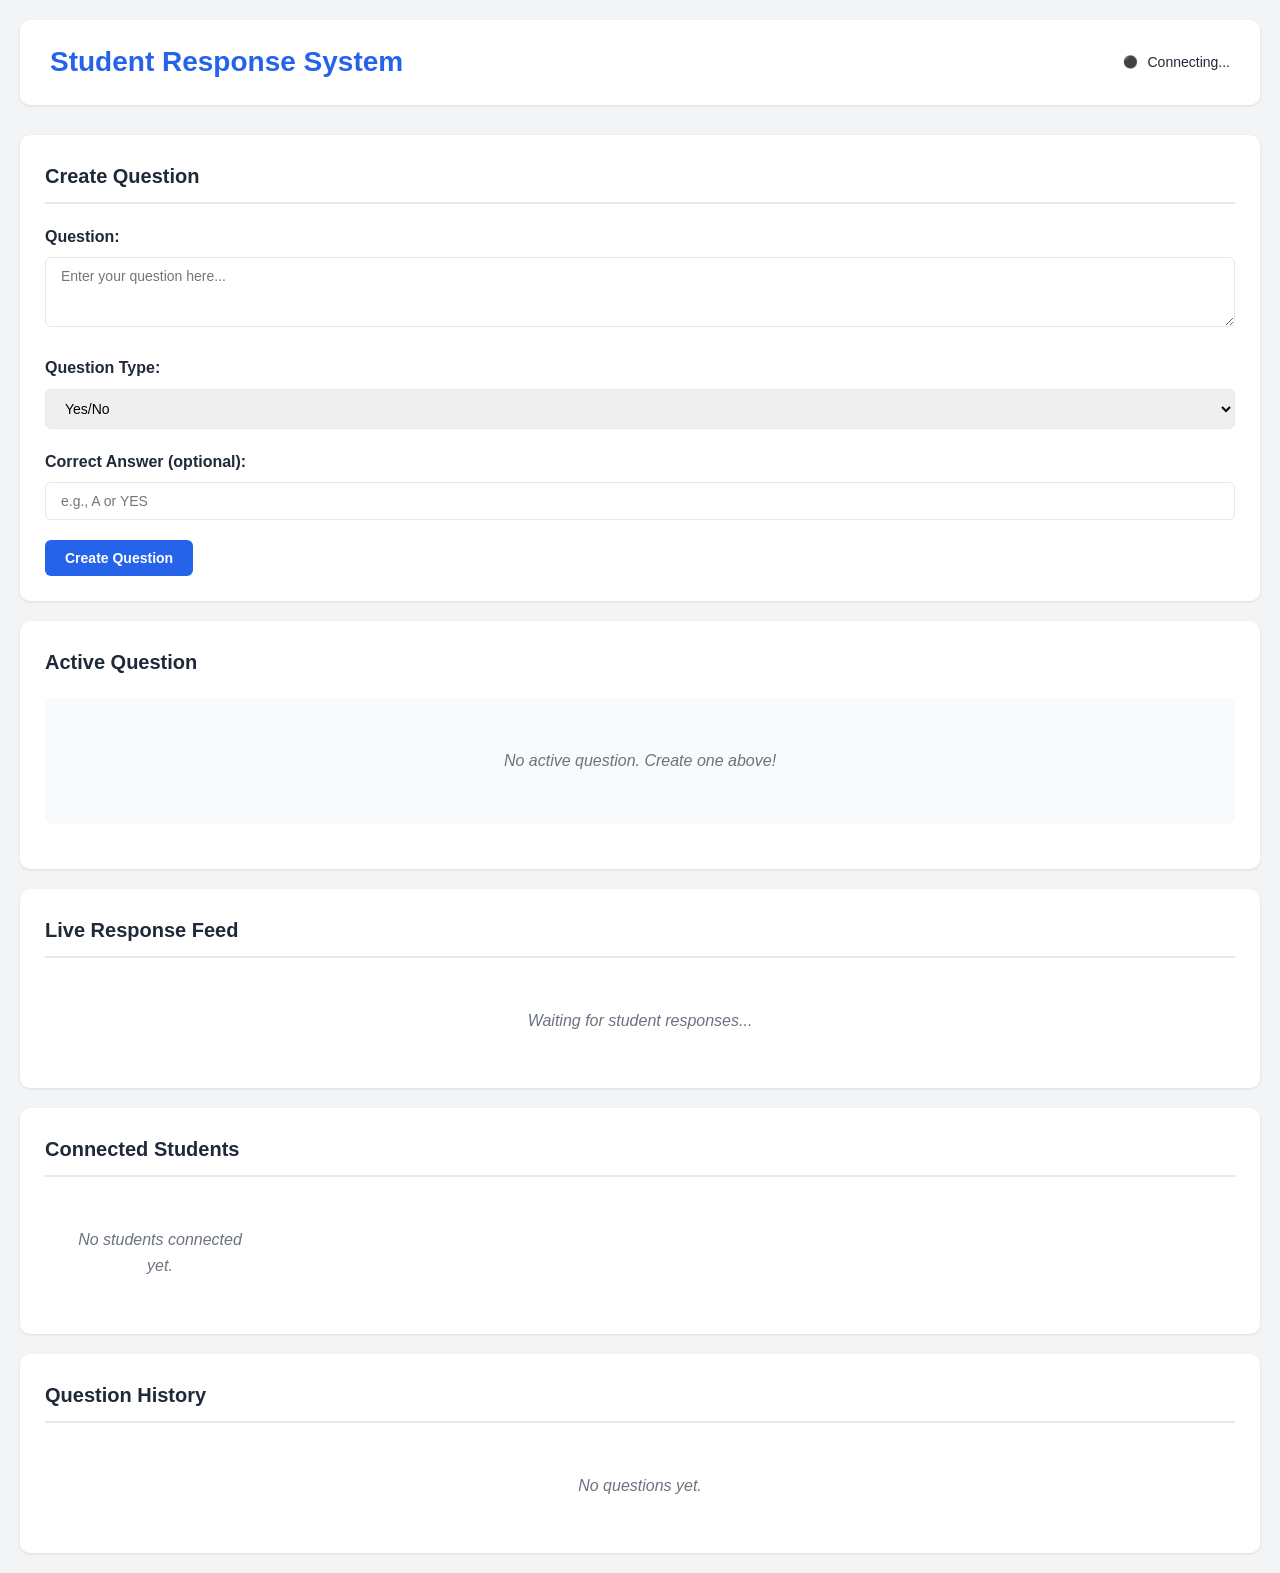
<file: server/static/index.html>
<!DOCTYPE html>
<html lang="en">
<head>
    <meta charset="UTF-8">
    <meta name="viewport" content="width=device-width, initial-scale=1.0">
    <title>Student Response System - Teacher Dashboard</title>
    <link rel="stylesheet" href="styles.css">
</head>
<body>
    <div class="container">
        <!-- Header -->
        <header class="header">
            <h1>Student Response System</h1>
            <div class="connection-status">
                <span id="connectionStatus" class="status-indicator">⚫</span>
                <span id="connectionText">Connecting...</span>
            </div>
        </header>

        <!-- Main Content -->
        <main class="main-content">
            <!-- Create Question Section -->
            <section class="card">
                <h2>Create Question</h2>
                <form id="questionForm">
                    <div class="form-group">
                        <label for="questionText">Question:</label>
                        <textarea
                            id="questionText"
                            rows="3"
                            placeholder="Enter your question here..."
                            required
                        ></textarea>
                    </div>

                    <div class="form-group">
                        <label for="questionType">Question Type:</label>
                        <select id="questionType">
                            <option value="yes_no">Yes/No</option>
                            <option value="multiple_choice">Multiple Choice (A, B, C, D)</option>
                            <option value="true_false">True/False</option>
                        </select>
                    </div>

                    <div class="form-group" id="optionsGroup" style="display: none;">
                        <label>Options:</label>
                        <input type="text" id="optionA" placeholder="Option A">
                        <input type="text" id="optionB" placeholder="Option B">
                        <input type="text" id="optionC" placeholder="Option C">
                        <input type="text" id="optionD" placeholder="Option D">
                    </div>

                    <div class="form-group">
                        <label for="correctAnswer">Correct Answer (optional):</label>
                        <input type="text" id="correctAnswer" placeholder="e.g., A or YES">
                    </div>

                    <button type="submit" class="btn btn-primary">Create Question</button>
                </form>
            </section>

            <!-- Active Question Section -->
            <section class="card">
                <div class="section-header">
                    <h2>Active Question</h2>
                    <button id="closeQuestionBtn" class="btn btn-danger" style="display: none;">
                        Close Question
                    </button>
                </div>

                <div id="activeQuestionDisplay" class="active-question">
                    <p class="no-question">No active question. Create one above!</p>
                </div>

                <!-- Real-time Response Counter -->
                <div id="responseStats" class="response-stats" style="display: none;">
                    <h3>Live Responses (<span id="totalResponses">0</span>)</h3>
                    <div id="responseChart" class="response-chart"></div>
                </div>
            </section>

            <!-- Live Responses Feed -->
            <section class="card">
                <h2>Live Response Feed</h2>
                <div id="responseFeed" class="response-feed">
                    <p class="no-responses">Waiting for student responses...</p>
                </div>
            </section>

            <!-- Student List -->
            <section class="card">
                <h2>Connected Students</h2>
                <div id="studentList" class="student-list">
                    <p class="no-students">No students connected yet.</p>
                </div>
            </section>

            <!-- Question History -->
            <section class="card">
                <h2>Question History</h2>
                <div id="questionHistory" class="question-history">
                    <p class="no-history">No questions yet.</p>
                </div>
            </section>
        </main>
    </div>

    <!-- Scripts -->
    <script src="https://cdn.socket.io/4.5.4/socket.io.min.js"></script>
    <script src="app.js"></script>
</body>
</html>
</file>
<file: server/static/styles.css>
/* Reset and Base Styles */
* {
    margin: 0;
    padding: 0;
    box-sizing: border-box;
}

:root {
    --primary-color: #2563eb;
    --secondary-color: #7c3aed;
    --success-color: #10b981;
    --danger-color: #ef4444;
    --warning-color: #f59e0b;
    --bg-color: #f3f4f6;
    --card-bg: #ffffff;
    --text-primary: #1f2937;
    --text-secondary: #6b7280;
    --border-color: #e5e7eb;
    --shadow: 0 1px 3px 0 rgba(0, 0, 0, 0.1);
    --shadow-lg: 0 10px 15px -3px rgba(0, 0, 0, 0.1);
}

body {
    font-family: -apple-system, BlinkMacSystemFont, 'Segoe UI', Roboto, Oxygen, Ubuntu, Cantarell, sans-serif;
    background-color: var(--bg-color);
    color: var(--text-primary);
    line-height: 1.6;
}

.container {
    max-width: 1400px;
    margin: 0 auto;
    padding: 20px;
}

/* Header */
.header {
    background-color: var(--card-bg);
    padding: 20px 30px;
    border-radius: 10px;
    box-shadow: var(--shadow);
    margin-bottom: 30px;
    display: flex;
    justify-content: space-between;
    align-items: center;
}

.header h1 {
    color: var(--primary-color);
    font-size: 28px;
}

.connection-status {
    display: flex;
    align-items: center;
    gap: 10px;
    font-size: 14px;
}

.status-indicator {
    font-size: 12px;
}

.status-indicator.connected {
    color: var(--success-color);
}

.status-indicator.disconnected {
    color: var(--danger-color);
}

/* Main Content */
.main-content {
    display: grid;
    gap: 20px;
}

.card {
    background-color: var(--card-bg);
    border-radius: 10px;
    padding: 25px;
    box-shadow: var(--shadow);
}

.card h2 {
    margin-bottom: 20px;
    color: var(--text-primary);
    font-size: 20px;
    border-bottom: 2px solid var(--border-color);
    padding-bottom: 10px;
}

.section-header {
    display: flex;
    justify-content: space-between;
    align-items: center;
    margin-bottom: 20px;
}

.section-header h2 {
    margin-bottom: 0;
    border-bottom: none;
    padding-bottom: 0;
}

/* Forms */
.form-group {
    margin-bottom: 20px;
}

.form-group label {
    display: block;
    margin-bottom: 8px;
    font-weight: 600;
    color: var(--text-primary);
}

.form-group input,
.form-group textarea,
.form-group select {
    width: 100%;
    padding: 10px 15px;
    border: 1px solid var(--border-color);
    border-radius: 6px;
    font-size: 14px;
    transition: border-color 0.2s;
}

.form-group input:focus,
.form-group textarea:focus,
.form-group select:focus {
    outline: none;
    border-color: var(--primary-color);
}

.form-group textarea {
    resize: vertical;
    font-family: inherit;
}

#optionsGroup input {
    margin-bottom: 10px;
}

/* Buttons */
.btn {
    padding: 10px 20px;
    border: none;
    border-radius: 6px;
    font-size: 14px;
    font-weight: 600;
    cursor: pointer;
    transition: all 0.2s;
}

.btn-primary {
    background-color: var(--primary-color);
    color: white;
}

.btn-primary:hover {
    background-color: #1d4ed8;
}

.btn-danger {
    background-color: var(--danger-color);
    color: white;
}

.btn-danger:hover {
    background-color: #dc2626;
}

.btn:disabled {
    opacity: 0.5;
    cursor: not-allowed;
}

/* Active Question Display */
.active-question {
    background-color: #f9fafb;
    border-radius: 8px;
    padding: 20px;
    margin-bottom: 20px;
}

.active-question .question-text {
    font-size: 18px;
    font-weight: 600;
    color: var(--text-primary);
    margin-bottom: 10px;
}

.active-question .question-type {
    display: inline-block;
    padding: 4px 12px;
    background-color: var(--primary-color);
    color: white;
    border-radius: 20px;
    font-size: 12px;
    font-weight: 600;
    margin-bottom: 15px;
}

.active-question .question-options {
    margin-top: 15px;
}

.active-question .option {
    padding: 8px 12px;
    background-color: white;
    border: 1px solid var(--border-color);
    border-radius: 6px;
    margin-bottom: 8px;
}

.no-question,
.no-responses,
.no-students,
.no-history {
    text-align: center;
    color: var(--text-secondary);
    padding: 30px;
    font-style: italic;
}

/* Response Stats */
.response-stats {
    margin-top: 20px;
}

.response-stats h3 {
    font-size: 16px;
    margin-bottom: 15px;
    color: var(--text-primary);
}

.response-chart {
    display: flex;
    flex-direction: column;
    gap: 10px;
}

.chart-bar {
    display: flex;
    align-items: center;
    gap: 10px;
}

.chart-label {
    min-width: 60px;
    font-weight: 600;
    font-size: 14px;
}

.chart-bar-container {
    flex: 1;
    height: 30px;
    background-color: #e5e7eb;
    border-radius: 6px;
    overflow: hidden;
    position: relative;
}

.chart-bar-fill {
    height: 100%;
    background: linear-gradient(90deg, var(--primary-color), var(--secondary-color));
    transition: width 0.3s ease;
    display: flex;
    align-items: center;
    padding-left: 10px;
    color: white;
    font-weight: 600;
    font-size: 12px;
}

/* Response Feed */
.response-feed {
    max-height: 400px;
    overflow-y: auto;
    display: flex;
    flex-direction: column;
    gap: 10px;
}

.response-item {
    display: flex;
    justify-content: space-between;
    align-items: center;
    padding: 12px 15px;
    background-color: #f9fafb;
    border-radius: 6px;
    border-left: 4px solid var(--primary-color);
    animation: slideIn 0.3s ease;
}

@keyframes slideIn {
    from {
        opacity: 0;
        transform: translateX(-20px);
    }
    to {
        opacity: 1;
        transform: translateX(0);
    }
}

.response-item .student {
    font-weight: 600;
    color: var(--text-primary);
}

.response-item .answer {
    display: inline-block;
    padding: 4px 12px;
    background-color: var(--success-color);
    color: white;
    border-radius: 20px;
    font-size: 12px;
    font-weight: 600;
}

.response-item .timestamp {
    font-size: 12px;
    color: var(--text-secondary);
}

/* Student List */
.student-list {
    display: grid;
    grid-template-columns: repeat(auto-fill, minmax(200px, 1fr));
    gap: 10px;
}

.student-item {
    padding: 12px 15px;
    background-color: #f9fafb;
    border-radius: 6px;
    border-left: 4px solid var(--success-color);
    display: flex;
    align-items: center;
    gap: 10px;
}

.student-item .student-icon {
    font-size: 20px;
}

.student-item .student-info {
    flex: 1;
}

.student-item .student-id {
    font-weight: 600;
    color: var(--text-primary);
    font-size: 14px;
}

.student-item .last-seen {
    font-size: 11px;
    color: var(--text-secondary);
}

/* Question History */
.question-history {
    display: flex;
    flex-direction: column;
    gap: 15px;
}

.history-item {
    padding: 15px;
    background-color: #f9fafb;
    border-radius: 6px;
    border-left: 4px solid var(--text-secondary);
    cursor: pointer;
    transition: all 0.2s;
}

.history-item:hover {
    background-color: #f3f4f6;
    transform: translateX(5px);
}

.history-item.active {
    border-left-color: var(--primary-color);
    background-color: #eff6ff;
}

.history-item .question-text {
    font-weight: 600;
    color: var(--text-primary);
    margin-bottom: 8px;
}

.history-item .meta {
    display: flex;
    justify-content: space-between;
    font-size: 12px;
    color: var(--text-secondary);
}

.history-item .response-count {
    font-weight: 600;
    color: var(--primary-color);
}

/* Responsive Design */
@media (max-width: 768px) {
    .header {
        flex-direction: column;
        gap: 15px;
        text-align: center;
    }

    .student-list {
        grid-template-columns: 1fr;
    }

    .chart-label {
        min-width: 40px;
        font-size: 12px;
    }
}

/* Scrollbar Styling */
.response-feed::-webkit-scrollbar {
    width: 8px;
}

.response-feed::-webkit-scrollbar-track {
    background: #f1f1f1;
    border-radius: 10px;
}

.response-feed::-webkit-scrollbar-thumb {
    background: var(--primary-color);
    border-radius: 10px;
}

.response-feed::-webkit-scrollbar-thumb:hover {
    background: #1d4ed8;
}
</file>
